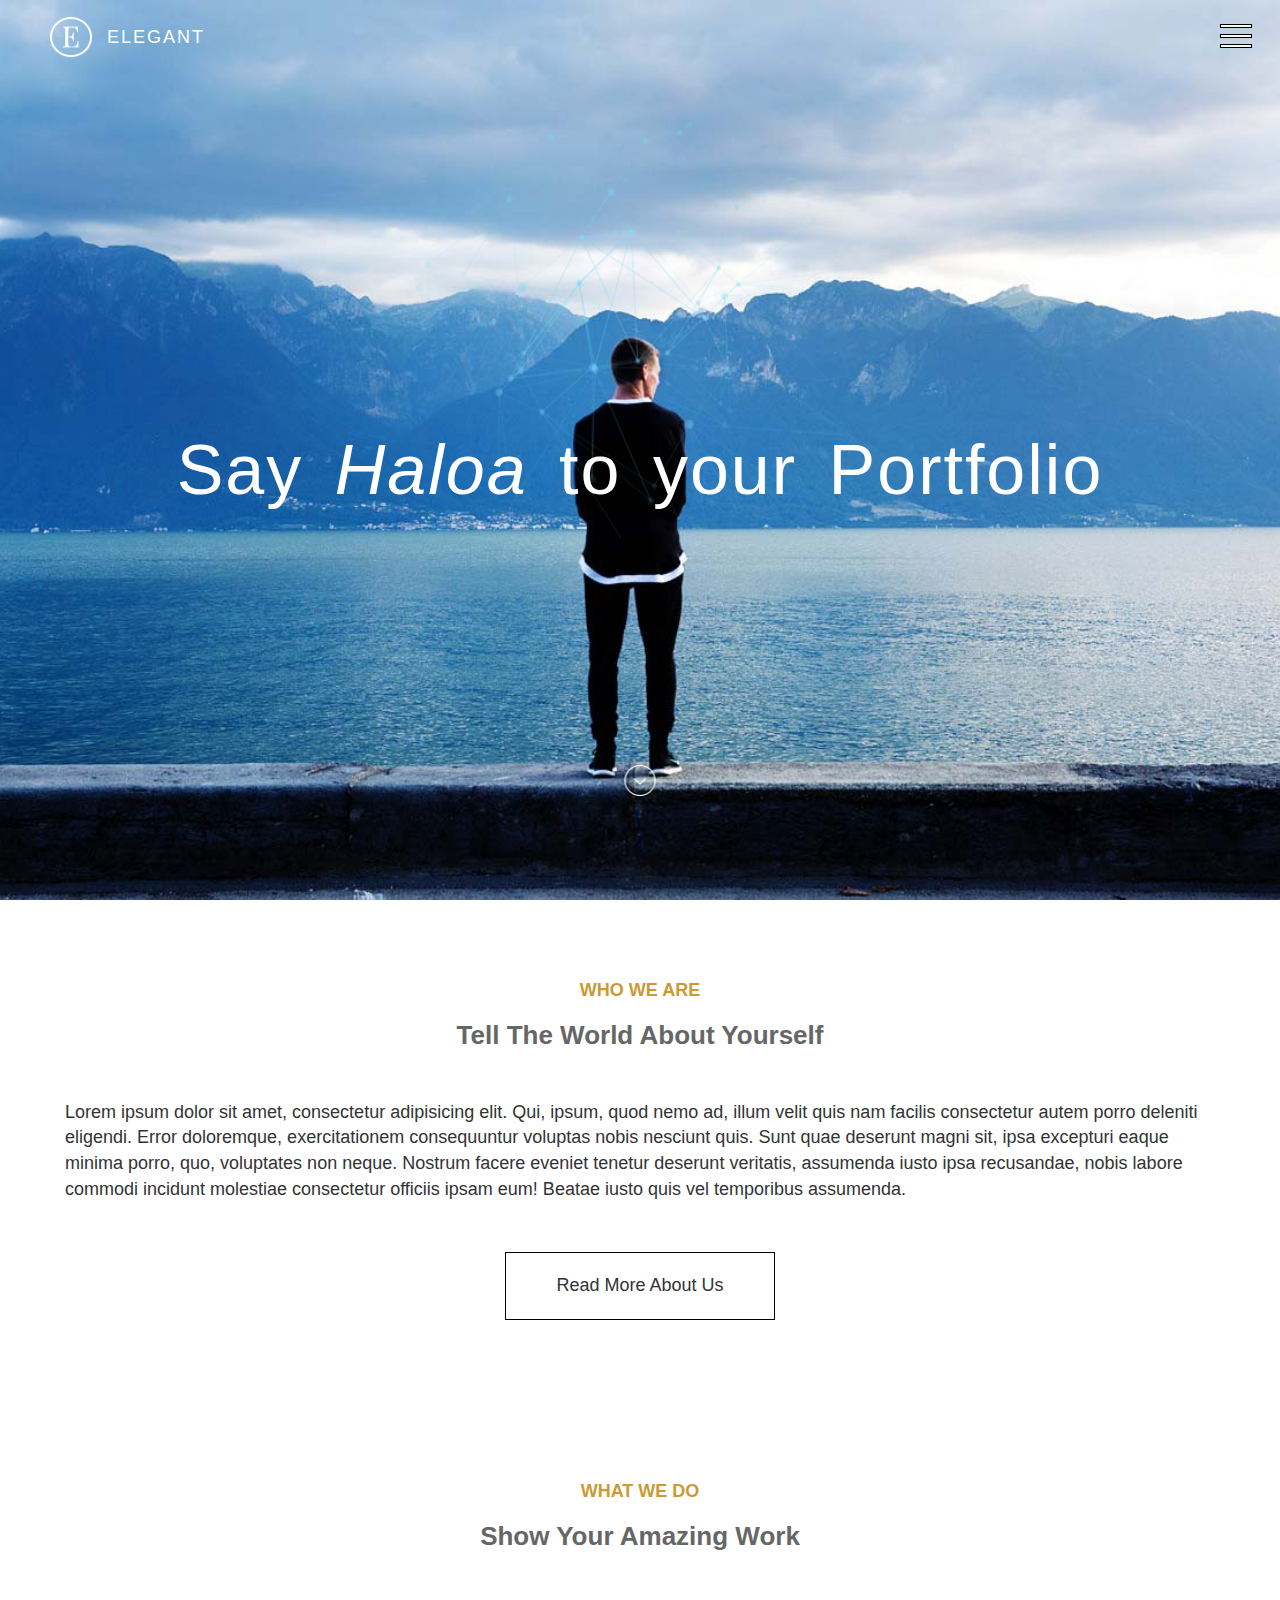
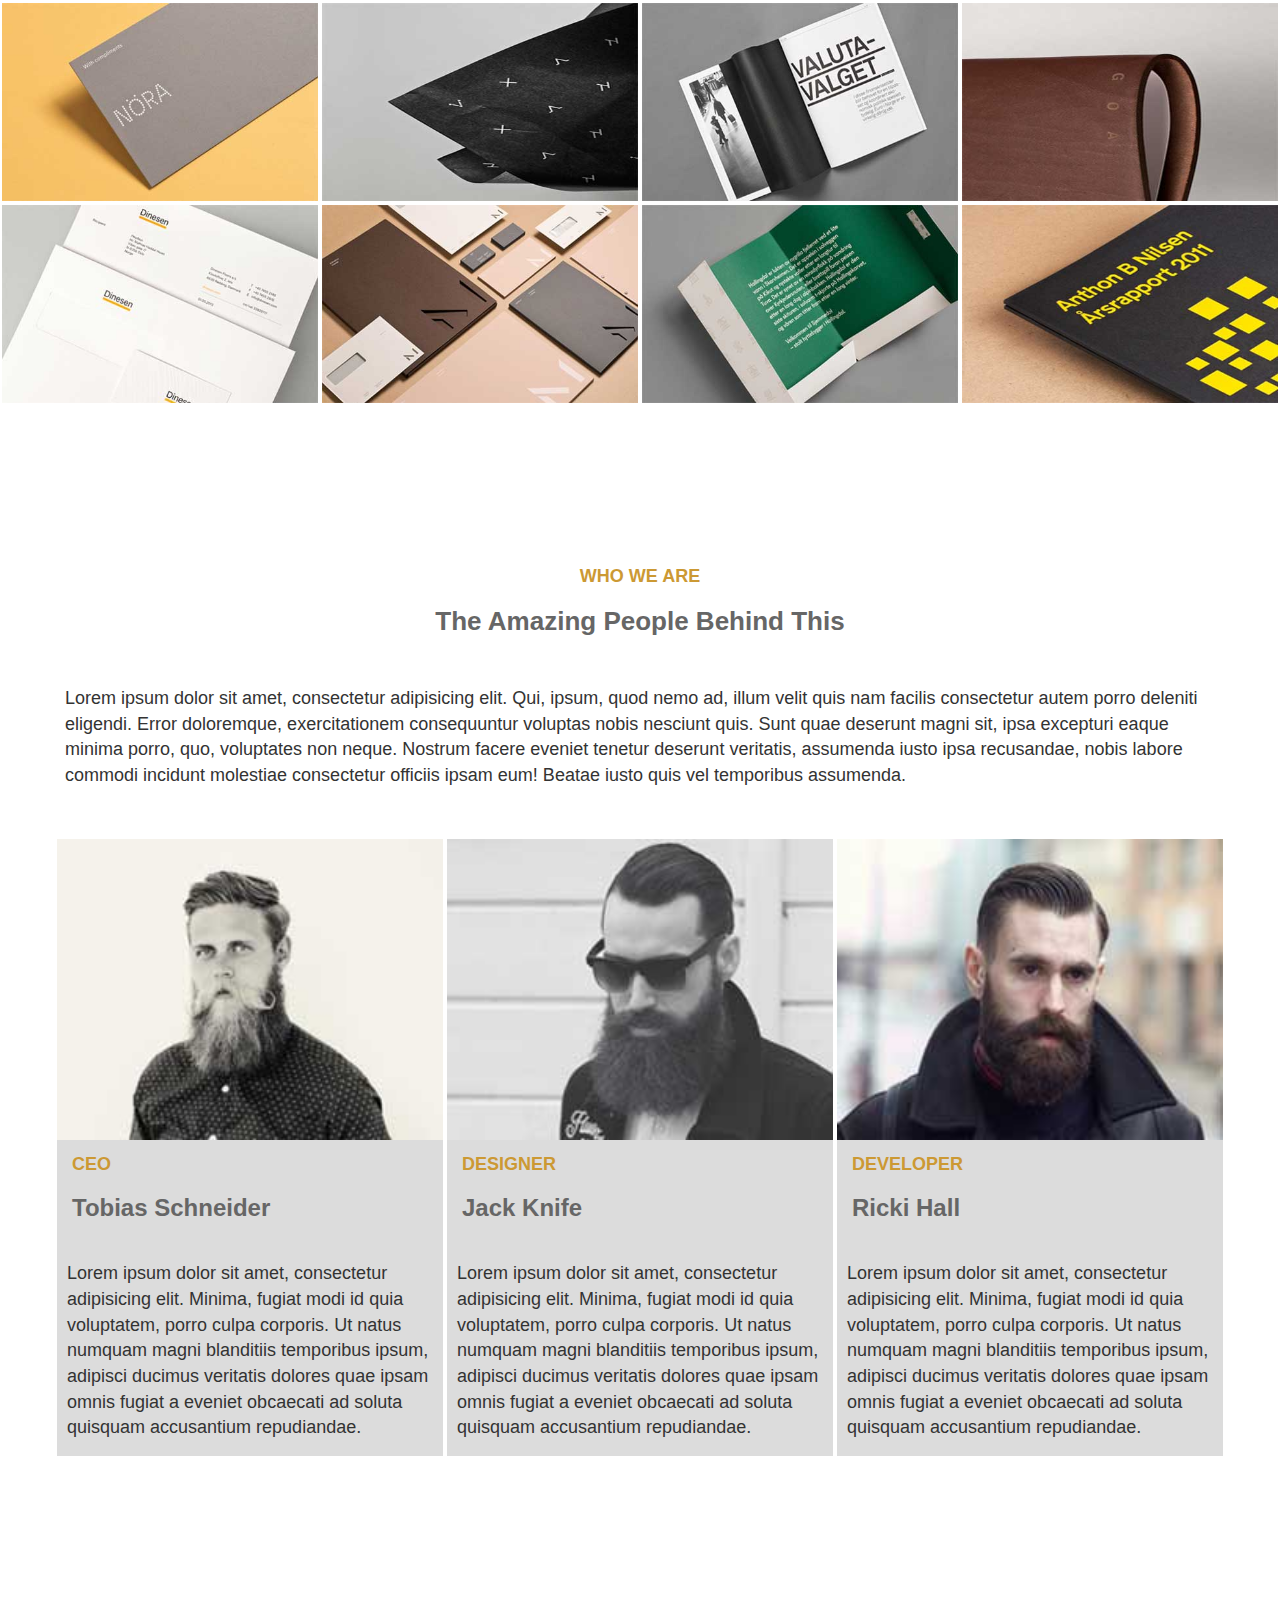
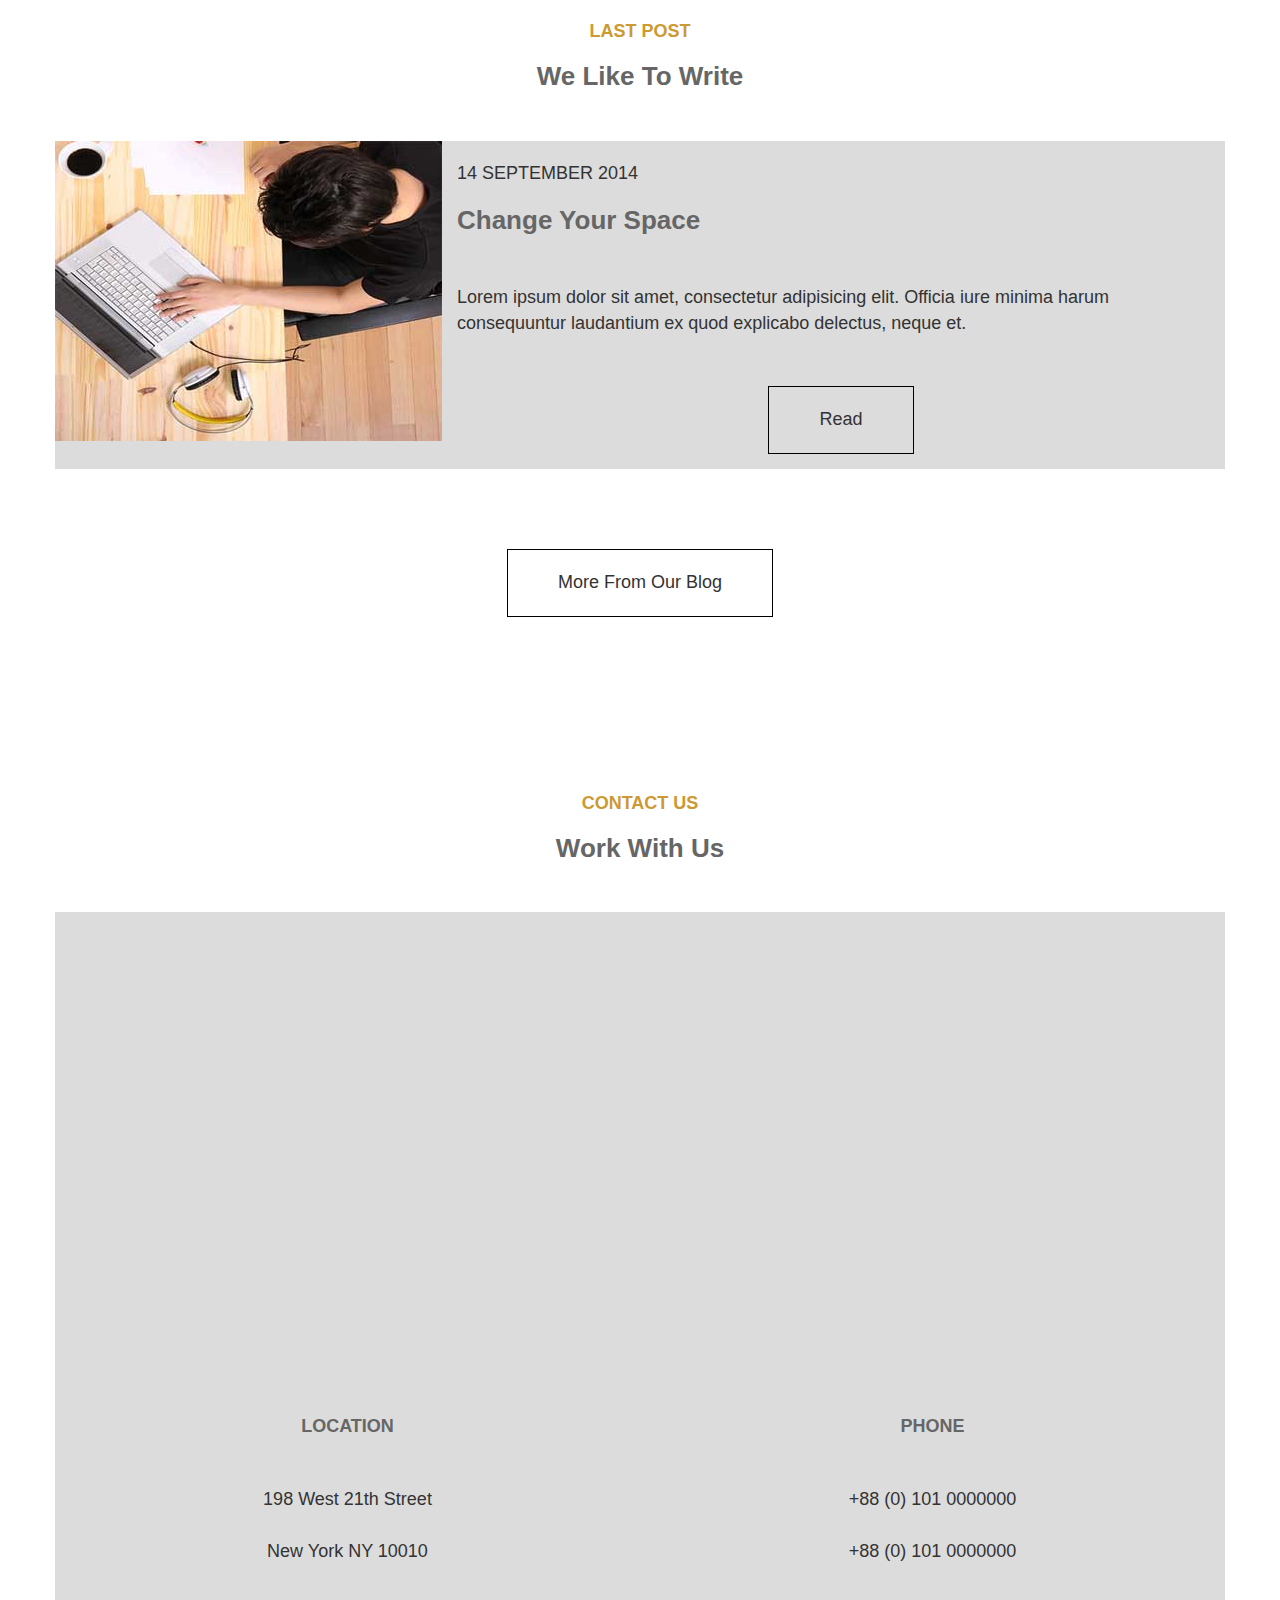
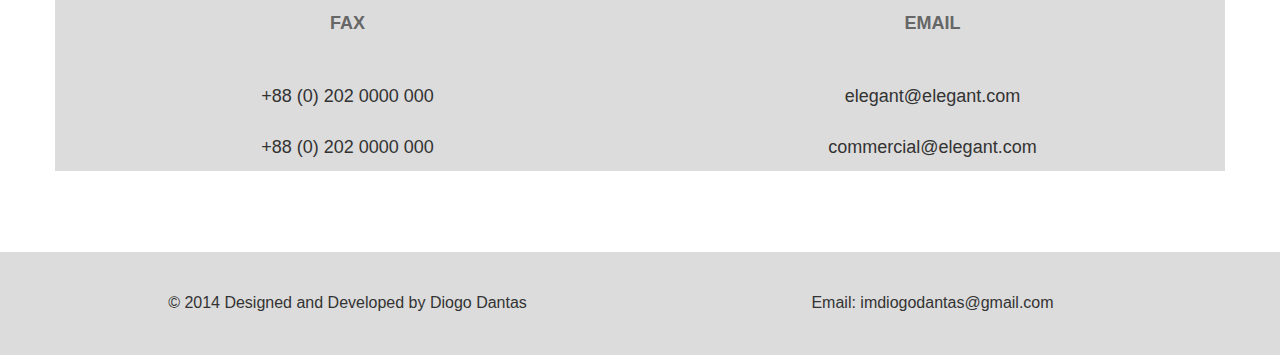
<file: index.html>
<!DOCTYPE html>
<html lang="en">
<head>
    <meta charset="utf-8">
    <meta http-equiv="X-UA-Compatible" content="IE=edge">
    <meta name="viewport" content="width=device-width, initial-scale=1">
    <!-- The above 3 meta tags *must* come first in the head; any other head content must come *after* these tags -->
    <title>Elegant версія 9</title>

    <!-- Bootstrap -->
    <link href="css/bootstrap.css" rel="stylesheet">
    <link href="css/mystyle.css" rel="stylesheet">
    <!-- HTML5 shim and Respond.js for IE8 support of HTML5 elements and media queries -->
    <!-- WARNING: Respond.js doesn't work if you view the page via file:// -->
    <!--[if lt IE 9]>
    <script src="https://oss.maxcdn.com/html5shiv/3.7.3/html5shiv.min.js"></script>
    <script src="https://oss.maxcdn.com/respond/1.4.2/respond.min.js"></script>
    <![endif]-->
</head>
<body>
    <header>
        <button type="button" class="menu-button">
            <span class="top-line line"></span>
            <span class="middle-line line"></span>
            <span class="bottom-line line"></span>
        </button>
        <nav>
            <ul>
                <li>
                    <a href="#" class="logo">elegant</a>
                </li>
                <li class="active">
                    <a href="#home">home</a>
                </li>
                <li>
                    <a href="ebout.html">about</a>
                </li>
                <li>
                    <a href="work.html">work</a>
                </li>
                <li>
                    <a href="project.html">project</a>
                </li>
                <li>
                    <a href="blog.html">blog</a>
                </li>
                <li>
                    <a href="contact.html">contact</a>
                </li>
            </ul>
        </nav>
    </header>
    <div class="container-fluid" id="home">
        <div class="row first-page">
            <div class="logo-container">
                <a href="#" class="logo">elegant</a>
            </div>
            <h3>
                Say <i>Haloa</i>
                to your Portfolio
            </h3>
            <a href="#nextPage" class="arrow-down"></a>
        </div>
    </div>
    <div class="container-fluid">
        <div class="row second-page" id="nextPage">
            <h4>who we are</h4>
            <div class="container">
                <div class="row">
                    <h3>tell the world about yourself</h3>
                    <p>
                        Lorem ipsum dolor sit amet, consectetur adipisicing elit. Qui, ipsum, quod nemo ad, illum velit quis nam facilis consectetur autem porro deleniti eligendi. Error doloremque, exercitationem consequuntur voluptas nobis nesciunt quis. Sunt quae deserunt magni sit, ipsa excepturi eaque minima porro, quo, voluptates non neque. Nostrum facere eveniet tenetur deserunt veritatis, assumenda iusto ipsa recusandae, nobis labore commodi incidunt molestiae consectetur officiis ipsam eum! Beatae iusto quis vel temporibus assumenda.
                    </p>
                    <a href="ebout.html">read more about us</a>
                </div>

            </div>

        </div>
    </div>
    <div class="container-fluid">
         <div class="row third-page">
            <h4>what we do</h4>
            <div class="container-fluid">
                <div class="row">
                    <h3>show your amazing work</h3>
                    <div class="col-xs-6 col-sm-6 col-md-4 col-lg-3 img-container">
                        <img src="img/img-work/img-work-1.jpg" alt="work"></div>
                    <div class="col-xs-6 col-sm-6 col-md-4 col-lg-3 img-container">
                        <img src="img/img-work/img-work-2.jpg" alt="work"></div>
                        
                    <div class="col-xs-6 col-sm-6 col-md-4 col-lg-3 img-container">
                        <img src="img/img-work/img-work-3.jpg" alt="work"></div>
                        <div class="clearfix visible-md"></div>
                    <div class="col-xs-6 col-sm-6 col-md-4  col-lg-3 img-container">
                        <img src="img/img-work/img-work-4.jpg" alt="work"></div>
                        <div class="clearfix visible-lg"></div>
                    <div class="col-xs-6 col-sm-6 col-md-4 col-lg-3 img-container">
                        <img src="img/img-work/img-work-5.jpg" alt="work"></div>
                    <div class="col-xs-6 col-sm-6 col-md-4 col-lg-3 img-container">
                        <img src="img/img-work/img-work-6.jpg" alt="work"></div>
                    <div class="col-xs-6 col-sm-6 col-md-4 hidden-md col-lg-3 img-container">
                        <img src="img/img-work/img-work-7.jpg" alt="work"></div>
                    <div class="col-xs-6 col-sm-6 col-md-4 hidden-md col-lg-3 img-container">
                        <img src="img/img-work/img-work-8.jpg" alt="work"></div>
                </div>

            </div>

        </div>
    </div>
    <div class="container-fluid">
        <div class="row fourth-page">
            <h4>who we are</h4>
            <div class="container">
                <div class="row">

                    <h3>the amazing people behind this</h3>
                    <p>
                        Lorem ipsum dolor sit amet, consectetur adipisicing elit. Qui, ipsum, quod nemo ad, illum velit quis nam facilis consectetur autem porro deleniti eligendi. Error doloremque, exercitationem consequuntur voluptas nobis nesciunt quis. Sunt quae deserunt magni sit, ipsa excepturi eaque minima porro, quo, voluptates non neque. Nostrum facere eveniet tenetur deserunt veritatis, assumenda iusto ipsa recusandae, nobis labore commodi incidunt molestiae consectetur officiis ipsam eum! Beatae iusto quis vel temporibus assumenda.
                    </p>

                    <div class="col-xs-12 col-sm-4 img-amazing-people-container">
                        <div class="people-container">
                            <img src="img/img-amazing-people/tobias_schneider.jpg" alt="Tobias Schneider">
                            <h4>ceo</h4>
                            <h5>tobias schneider</h5>
                            <p>
                                Lorem ipsum dolor sit amet, consectetur adipisicing elit. Minima, fugiat modi id quia voluptatem, porro culpa corporis. Ut natus numquam magni blanditiis temporibus ipsum, adipisci ducimus veritatis dolores quae ipsam omnis fugiat a eveniet obcaecati ad soluta quisquam accusantium repudiandae.
                            </p>
                            <div class="clearfix"></div>
                        </div>

                    </div>
                    <div class="col-xs-12 col-sm-4 img-amazing-people-container">
                        <div class="people-container">
                            <img src="img/img-amazing-people/jack_knife.jpg" alt="Jack Knife">
                            <h4>designer</h4>
                            <h5>jack knife</h5>
                            <p>
                                Lorem ipsum dolor sit amet, consectetur adipisicing elit. Minima, fugiat modi id quia voluptatem, porro culpa corporis. Ut natus numquam magni blanditiis temporibus ipsum, adipisci ducimus veritatis dolores quae ipsam omnis fugiat a eveniet obcaecati ad soluta quisquam accusantium repudiandae.
                            </p>
                            <div class="clearfix"></div>
                        </div>

                    </div>
                    <div class="col-xs-12 col-sm-4 img-amazing-people-container">
                        <div class="people-container">
                            <img src="img/img-amazing-people/ricki_hall.jpg" alt="Ricki Hall">
                            <h4>developer</h4>
                            <h5>ricki hall</h5>
                            <p>
                                Lorem ipsum dolor sit amet, consectetur adipisicing elit. Minima, fugiat modi id quia voluptatem, porro culpa corporis. Ut natus numquam magni blanditiis temporibus ipsum, adipisci ducimus veritatis dolores quae ipsam omnis fugiat a eveniet obcaecati ad soluta quisquam accusantium repudiandae.
                            </p>
                            <div class="clearfix"></div>
                        </div>

                    </div>
                </div>
            </div>
        </div>
    </div>
    <div class="container-fluid">
        <!--цей варіант на багато кращий потрібно переробляти-->
        <div class="row fifth-page">
            <h4>last post</h4>
            <div class="container">
                <div class="row">
                    <h3>we like to write</h3>
                    <div class="blog-container">
                        

                        <div class="col-xs-12 blog-text">
                            <img src="img/img-last-post.jpg" class="proba-img" alt="Change your space">
                            <p class="data">14 september 2014</p>
                            <h3>change your space</h3>
                            <p>
                                Lorem ipsum dolor sit amet, consectetur adipisicing elit. Officia iure minima harum consequuntur laudantium ex quod explicabo delectus, neque et.
                            </p>
                           <a href="blog.html">read</a>
                        </div>
                        <div class="clearfix"></div>
                    </div>
                </div>

                <a href="blog.html" class="more-from-blog">more from our blog</a>
            </div>

        </div> 
    </div>
    <div class="container-fluid">
        <div class="row sixth-page">
            <h4>contact us</h4>
            <div class="container">
                <div class="row">
                    <h3>work with us</h3>
                    <div class="main-contact-container">
                       <iframe src="https://www.google.com/maps/embed?pb=!1m18!1m12!1m3!1d3022.8733128966765!2d-73.99878838459414!3d40.74281307932855!2m3!1f0!2f0!3f0!3m2!1i1024!2i768!4f13.1!3m3!1m2!1s0x89c259bb5d001a8d%3A0xffb2ab85c5464ab2!2zMTk4IFcgMjFzdCBTdCwgTmV3IFlvcmssIE5ZIDEwMDExLCDQodCo0JA!5e0!3m2!1sru!2sua!4v1482912193670"  allowfullscreen></iframe>
                        <div class="col-xs-12 col-sm-6">
                            <div class="contact-container">
                                <h4>location</h4>
                                <p>198 west 21th street 
                                <br>
                                <br>
                                new york <span>ny</span> 10010</p>
                            </div>
                            <div class="contact-container">
                                <h4>fax</h4>
                                <p>
                                    <a href="tel:+88(0)2020000000">+88 (0) 202 0000 000</a>
                                    <br>
                                    <br>
                                    <a href="tel:+88(0)2020000000">+88 (0) 202 0000 000</a>
                                </p>
                            </div>
                        </div>
                        <div class="col-xs-12 col-sm-6">
                            <div class="contact-container">
                                <h4>phone</h4>
                                <p><a href="tel:+88(0)1010000000">+88 (0) 101 0000000</a>
                                <br>
                                <br>
                                    <a href="tel:+88(0)1010000000">+88 (0) 101 0000000</a>
                                </p>
                            </div>
                            <div class="contact-container">
                                <h4>email</h4>
                                <p>
                                    <a href="mailto:elegant@elegant.com?subject=HTML" class="text-lowercase">elegant@elegant.com</a>
                                    <br>
                                    <br>
                                     <a href="mailto:commercial@elegant.com?subject=HTML" class="text-lowercase"> commercial@elegant.com</a>
                                    
                                </p>
                            </div>
                        </div>
                        <div class="clearfix"></div>
                        
                    </div>
                </div>
            </div>
        </div>  
    </div>  
       
      
        
    
    <footer class="container-fluid">
        <div class="row">
            <div class="container">
                <div class="row">
                   <div class="col-xs-12 col-sm-6">
                        <span>© 2014 Designed and Developed by Diogo Dantas</span>
                   </div>
                   <div class="col-xs-12 col-sm-6">
                        <a href="mailto:imdiogodantas@gmail.com?subject=HTML">Email: imdiogodantas@gmail.com
                        </a>

                   </div>
                </div>
            </div>
        </div>
    </footer>

    <!-- jQuery (necessary for Bootstrap's JavaScript plugins) -->
    <script src="https://ajax.googleapis.com/ajax/libs/jquery/1.12.4/jquery.min.js"></script>
    <!-- Include all compiled plugins (below), or include individual files as needed -->
    <script src="js/bootstrap.js"></script>
    <script>
                    
        var menuButton=document.querySelector("header .menu-button");
        var header=document.querySelector("header");
        var nav=document.querySelector("nav");
            menuButton.addEventListener("click",function(){
                    menuButton.classList.toggle("menu-button-open");
                    header.classList.toggle("header-open");
                     nav.classList.toggle("nav-open");  
            })
        var listMenuItems=document.querySelectorAll("nav ul li:not( :first-child)");
                
            for(var i=0;i<listMenuItems.length;i++){
                listMenuItems[i].addEventListener("click",function(){
                    menuButton.classList.toggle("menu-button-open");
                    header.classList.toggle("header-open");
                     nav.classList.toggle("nav-open");  
                    })
                }
        var body=document.querySelector("body");
        var headerWidth=window.getComputedStyle(header);
            

            body.addEventListener("click",function()

                {
                if(headerWidth.width==300+"px" || headerWidth.width==200+"px"){
                    menuButton.classList.remove("menu-button-open");
                    header.classList.remove("header-open");
                     nav.classList.remove("nav-open"); 
                     } 
            })
            
    </script>
</body>
</html>
</file>
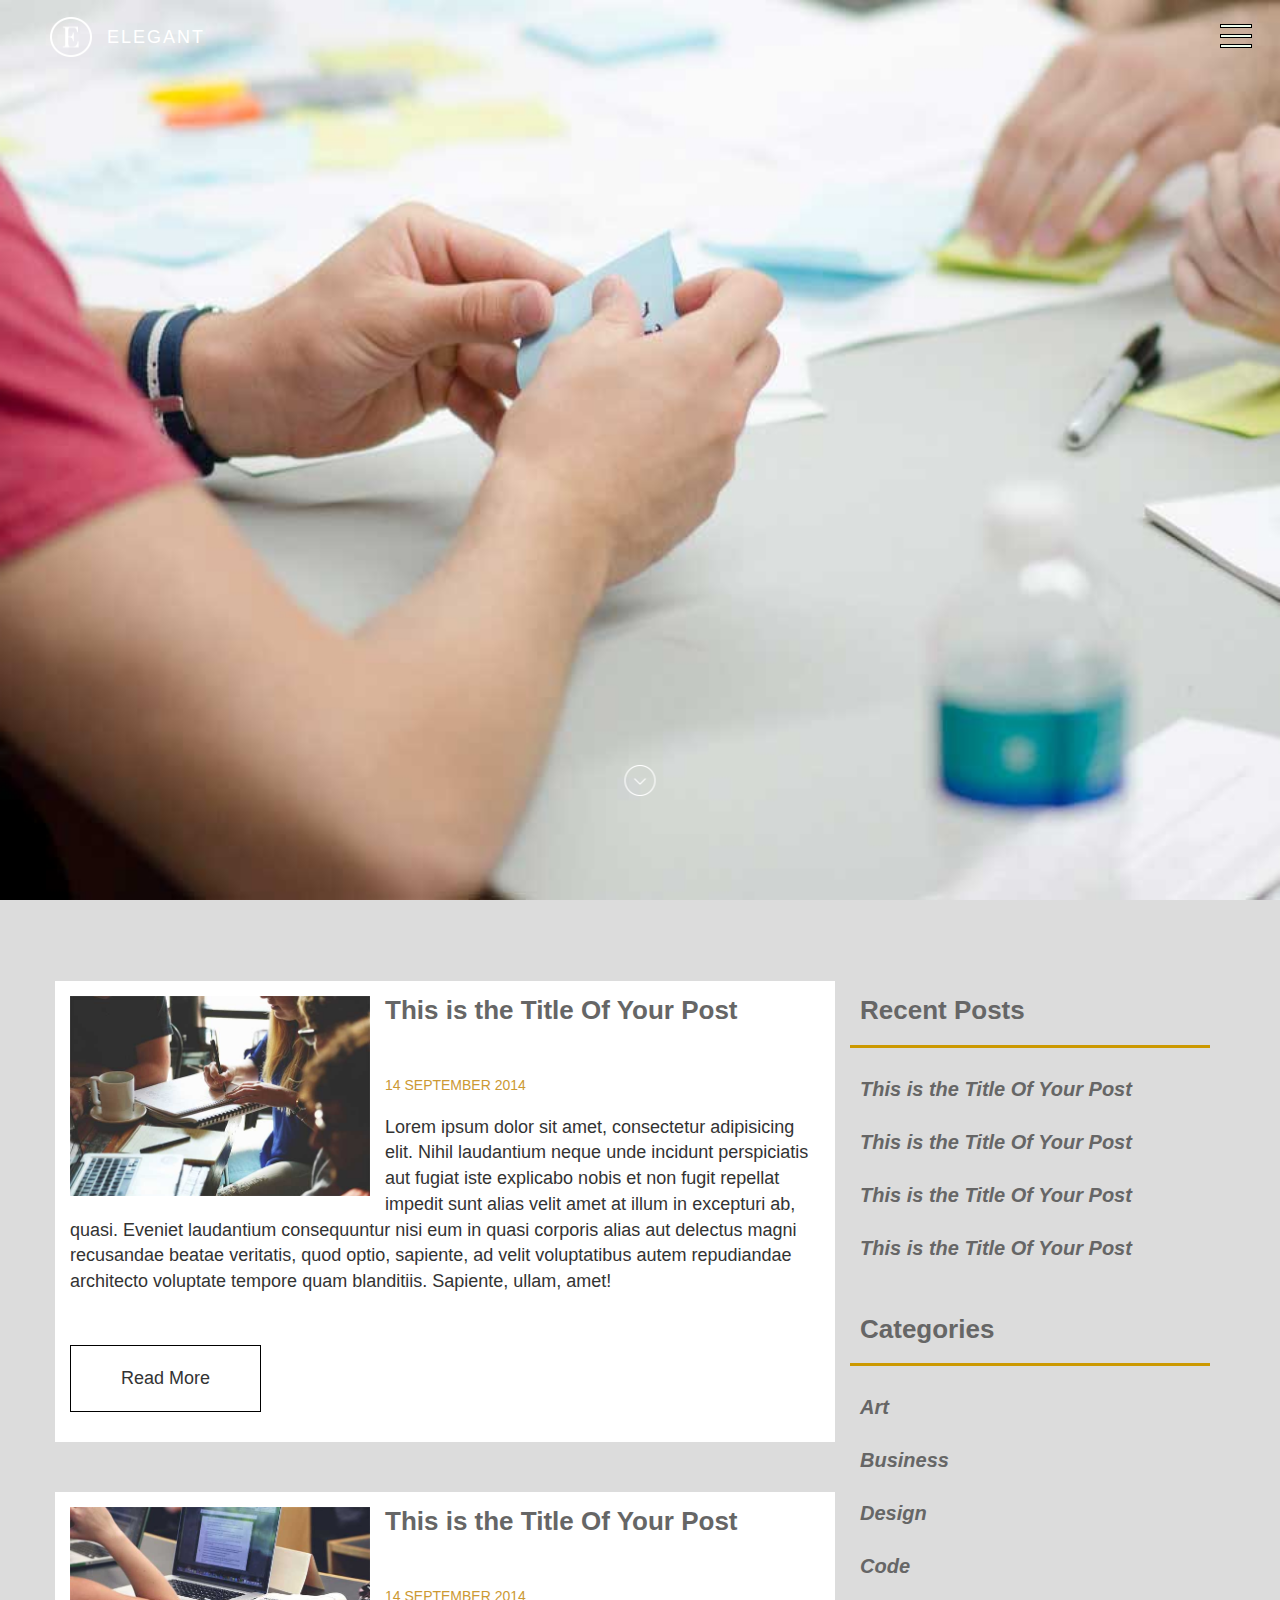
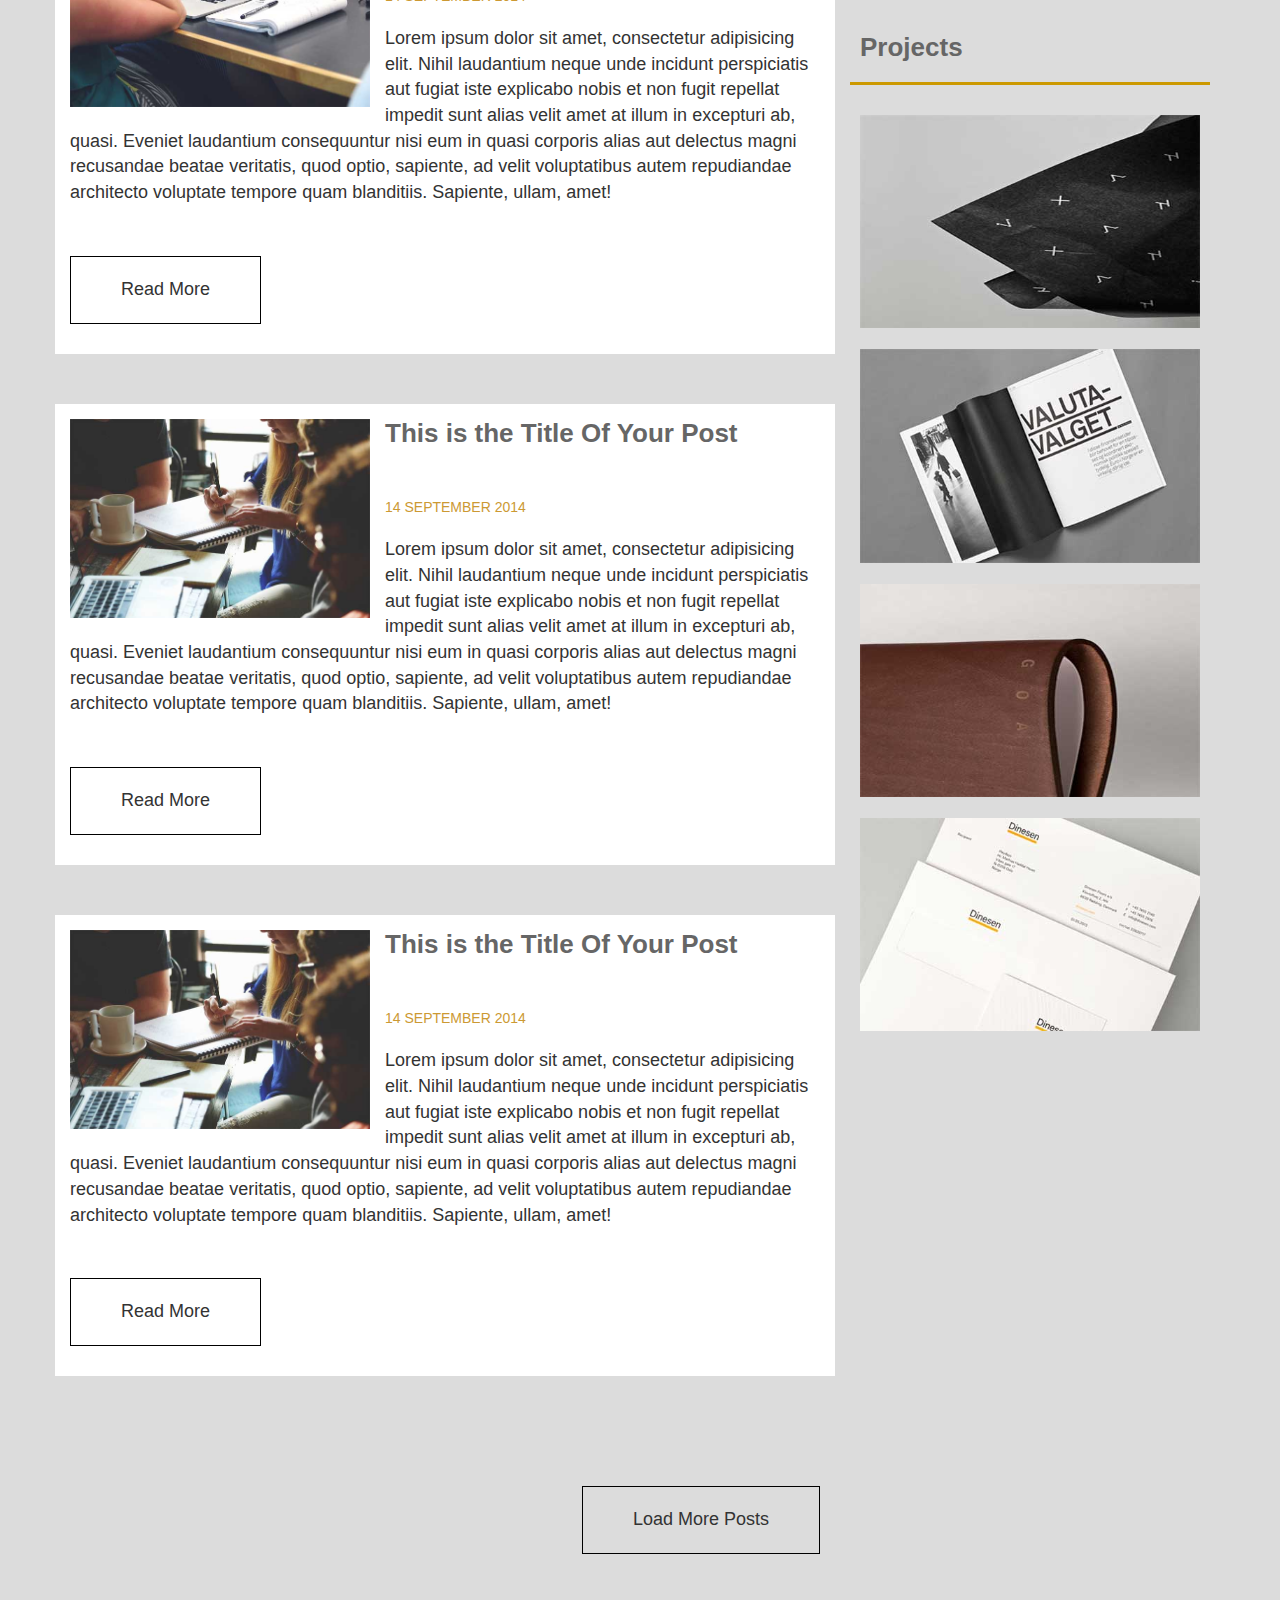
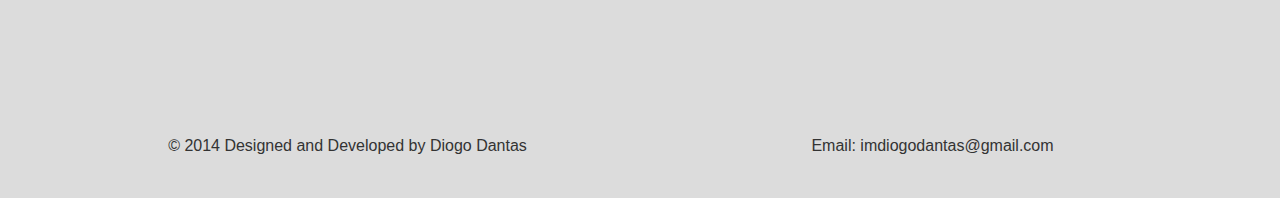
<file: blog.html>
<!DOCTYPE html>
<html lang="en">
<head>
    <meta charset="utf-8">
    <meta http-equiv="X-UA-Compatible" content="IE=edge">
    <meta name="viewport" content="width=device-width, initial-scale=1">
    <!-- The above 3 meta tags *must* come first in the head; any other head content must come *after* these tags -->
    <title>BLOG</title>

    <!-- Bootstrap -->
    <link href="css/bootstrap.css" rel="stylesheet">
    <link href="css/blogstyle.css" rel="stylesheet">
    <!-- HTML5 shim and Respond.js for IE8 support of HTML5 elements and media queries -->
    <!-- WARNING: Respond.js doesn't work if you view the page via file:// -->
    <!--[if lt IE 9]>
    <script src="https://oss.maxcdn.com/html5shiv/3.7.3/html5shiv.min.js"></script>
    <script src="https://oss.maxcdn.com/respond/1.4.2/respond.min.js"></script>
    <![endif]-->
</head>
<body>
    <header>
        <button type="button" class="menu-button">
            <span class="top-line line"></span>
            <span class="middle-line line"></span>
            <span class="bottom-line line"></span>
        </button>
        <nav>
            <ul>
                <li>
                    <a href="#" class="logo">elegant</a>
                </li>
                <li >
                    <a href="index.html">home</a>
                </li>
                <li>
                    <a href="ebout.html">about</a>
                </li>
                <li>
                    <a href="work.html">work</a>
                </li>
                <li>
                    <a href="project.html">project</a>
                </li>
                <li class="active">
                    <a href="#home">blog</a>
                </li>
                <li>
                    <a href="contact.html">contact</a>
                </li>
            </ul>
        </nav>
    </header>
    <div class="container-fluid" id="home">
        <div class="row first-page">
            <div class="logo-container">
                <a href="#" class="logo">elegant</a>
            </div>
            <a href="#nextPage" class="arrow-down"></a>
        </div>
    </div>
    <div class="container-fluid">
        <div class="row second-block" id="nextPage">
            <div class="container">
                <div class="row">
                    <div class="col-sm-8 container-main-post">
                        <div class="container-post">
                            <img src="img/img-blog/img-post-1.jpg" alt="">
                            <h3>
                                This is the
                                <span>title of your post</span>
                            </h3>
                            <p class="data">14 september 2014</p>
                            <p class="content">
                                Lorem ipsum dolor sit amet, consectetur adipisicing elit. Nihil laudantium neque unde incidunt perspiciatis aut fugiat iste explicabo nobis et non fugit repellat impedit sunt alias velit amet at illum in excepturi ab, quasi. Eveniet laudantium consequuntur nisi eum in quasi corporis alias aut delectus magni recusandae beatae veritatis, quod optio, sapiente, ad velit voluptatibus autem repudiandae architecto voluptate tempore quam blanditiis. Sapiente, ullam, amet!
                            </p>
                            <a href="#">read more</a>
                        </div>

                        <div class="container-post">
                            <img src="img/img-blog/img-post-2.jpg" alt="">
                            <h3>
                                This is the
                                <span>title of your post</span>
                            </h3>
                            <p class="data">14 september 2014</p>
                            <p class="content">
                                Lorem ipsum dolor sit amet, consectetur adipisicing elit. Nihil laudantium neque unde incidunt perspiciatis aut fugiat iste explicabo nobis et non fugit repellat impedit sunt alias velit amet at illum in excepturi ab, quasi. Eveniet laudantium consequuntur nisi eum in quasi corporis alias aut delectus magni recusandae beatae veritatis, quod optio, sapiente, ad velit voluptatibus autem repudiandae architecto voluptate tempore quam blanditiis. Sapiente, ullam, amet!
                            </p>
                            <a href="#">read more</a>
                        </div>
                        <div class="container-post">
                            <img src="img/img-blog/img-post-1.jpg" alt="">
                            <h3>
                                This is the
                                <span>title of your post</span>
                            </h3>
                            <p class="data">14 september 2014</p>
                            <p class="content">
                                Lorem ipsum dolor sit amet, consectetur adipisicing elit. Nihil laudantium neque unde incidunt perspiciatis aut fugiat iste explicabo nobis et non fugit repellat impedit sunt alias velit amet at illum in excepturi ab, quasi. Eveniet laudantium consequuntur nisi eum in quasi corporis alias aut delectus magni recusandae beatae veritatis, quod optio, sapiente, ad velit voluptatibus autem repudiandae architecto voluptate tempore quam blanditiis. Sapiente, ullam, amet!
                            </p>
                            <a href="#">read more</a>
                        </div>
                        <div class="container-post">
                            <img src="img/img-blog/img-post-1.jpg" alt="">
                            <h3>
                                This is the
                                <span>title of your post</span>
                            </h3>
                            <p class="data">14 september 2014</p>
                            <p class="content">
                                Lorem ipsum dolor sit amet, consectetur adipisicing elit. Nihil laudantium neque unde incidunt perspiciatis aut fugiat iste explicabo nobis et non fugit repellat impedit sunt alias velit amet at illum in excepturi ab, quasi. Eveniet laudantium consequuntur nisi eum in quasi corporis alias aut delectus magni recusandae beatae veritatis, quod optio, sapiente, ad velit voluptatibus autem repudiandae architecto voluptate tempore quam blanditiis. Sapiente, ullam, amet!
                            </p>
                            <a href="#">read more</a>
                        </div>
                        <a href="#">load more posts</a>
                    </div>
                    <div class="col-sm-4 container-main-filter">
                        <div class="container-filter">

                            <ul>
                                <li>
                                    <h3>recent posts</h3>
                                </li>
                                <li>
                                    <a href="#">
                                        <h4>
                                            This is the
                                            <span>title of your post</span>
                                        </h4>
                                    </a>
                                </li>
                                <li>
                                    <a href="#">
                                        <h4>
                                            This is the
                                            <span>title of your post</span>
                                        </h4>
                                    </a>
                                </li>
                                <li>
                                    <a href="#">
                                        <h4>
                                            This is the
                                            <span>title of your post</span>
                                        </h4>
                                    </a>
                                </li>
                                <li>
                                    <a href="#">
                                        <h4>
                                            This is the
                                            <span>title of your post</span>
                                        </h4>
                                    </a>
                                </li>
                            </ul>
                        </div>

                        <div class="container-filter">

                            <ul>
                                <li>
                                    <h3>categories</h3>
                                </li>
                                <li>
                                    <a href="#">
                                        <h4>Art</h4>
                                    </a>
                                </li>
                                <li>
                                    <a href="#">
                                        <h4>Business</h4>
                                    </a>
                                </li>
                                <li>
                                    <a href="#">
                                        <h4>Design</h4>
                                    </a>
                                </li>
                                <li>
                                    <a href="#">
                                        <h4>Code</h4>
                                    </a>
                                </li>
                            </ul>
                        </div>
                        <div class="container-filter">

                            <ul>
                                <li>
                                    <h3>projects</h3>
                                </li>
                                <li>
                                    <a href="#">
                                        <img src="img/img-work/img-work-2.jpg" alt="work"></a>
                                </li>
                                <li>
                                    <a href="#">
                                        <img src="img/img-work/img-work-3.jpg" alt="work"></a>
                                </li>
                                <li>
                                    <a href="#">
                                        <img src="img/img-work/img-work-4.jpg" alt="work"></a>
                                </li>
                                <li>
                                    <a href="#">
                                        <img src="img/img-work/img-work-5.jpg" alt="work"></a>
                                </li>
                            </ul>
                        </div>

                    </div>
                </div>

            </div>
        </div>
    </div>

    <footer class="container-fluid">
        <div class="row">
            <div class="container">
                <div class="row">
                    <div class="col-xs-12 col-sm-6">
                        <span>© 2014 Designed and Developed by Diogo Dantas</span>
                    </div>
                    <div class="col-xs-12 col-sm-6">
                        <a href="mailto:imdiogodantas@gmail.com?subject=HTML">Email: imdiogodantas@gmail.com</a>

                    </div>
                </div>
            </div>
        </div>
    </footer>

    <!-- jQuery (necessary for Bootstrap's JavaScript plugins) -->
    <script src="https://ajax.googleapis.com/ajax/libs/jquery/1.12.4/jquery.min.js"></script>
    <!-- Include all compiled plugins (below), or include individual files as needed -->
    <script src="js/bootstrap.js"></script>
    <script>
        var menuButton=document.querySelector("header .menu-button");
        var header=document.querySelector("header");
        var nav=document.querySelector("nav");
            menuButton.addEventListener("click",function(){
                    menuButton.classList.toggle("menu-button-open");
                    header.classList.toggle("header-open");
                     nav.classList.toggle("nav-open");  
            })
        var listMenuItems=document.querySelectorAll("nav ul li:not( :first-child)");
                
            for(var i=0;i<listMenuItems.length;i++){
                listMenuItems[i].addEventListener("click",function(){
                    menuButton.classList.toggle("menu-button-open");
                    header.classList.toggle("header-open");
                     nav.classList.toggle("nav-open");  
                    })
                }
        var body=document.querySelector("body");
        var headerWidth=window.getComputedStyle(header);
            

            body.addEventListener("click",function()

                {
                if(headerWidth.width==300+"px" || headerWidth.width==200+"px"){
                    menuButton.classList.remove("menu-button-open");
                    header.classList.remove("header-open");
                     nav.classList.remove("nav-open"); 
                     } 
            })
    </script>
</body>
</html>
</file>
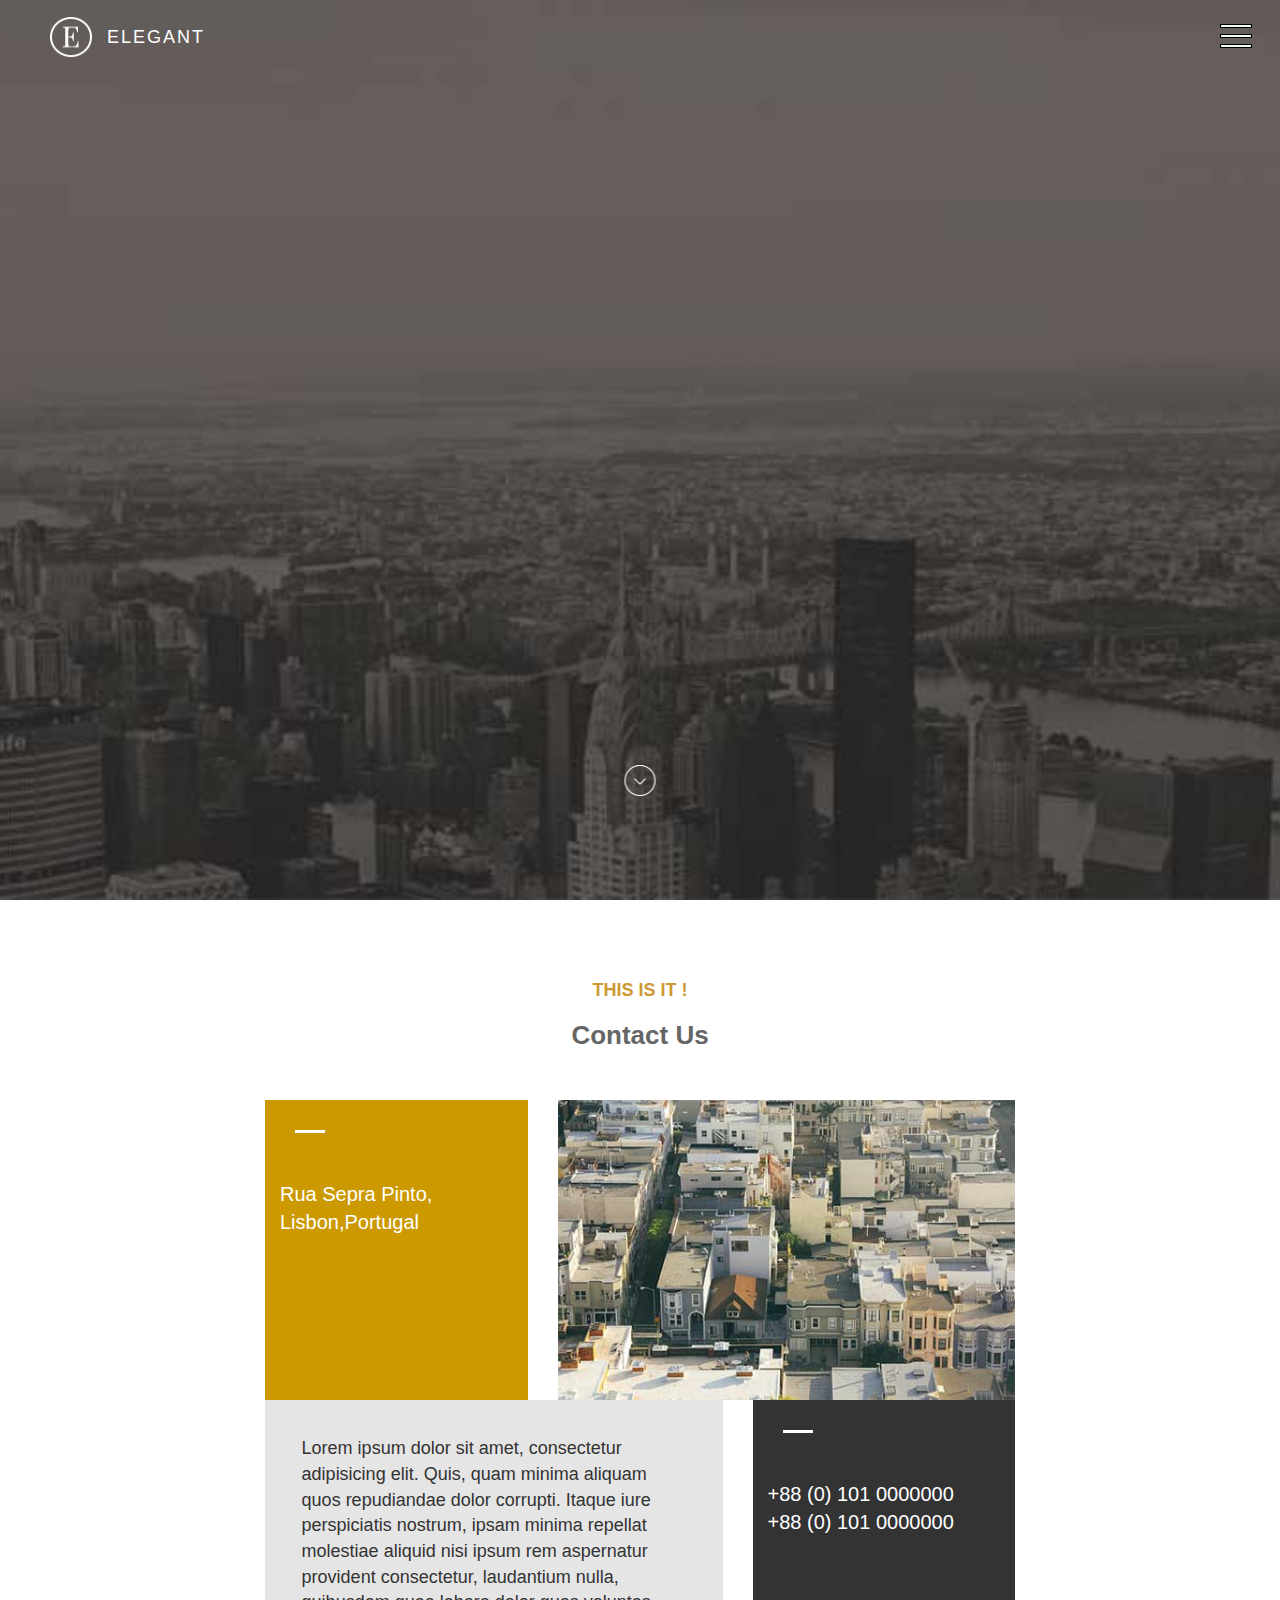
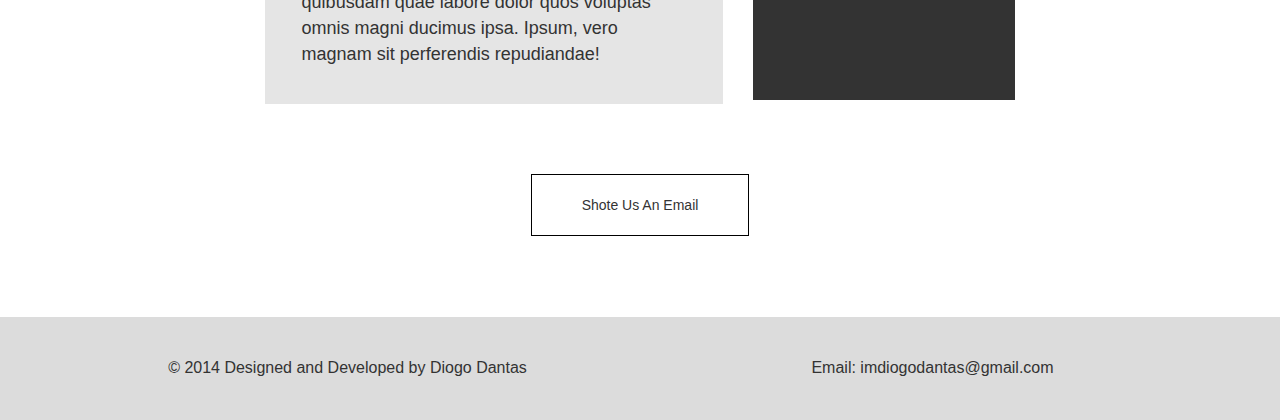
<file: contact.html>
<!DOCTYPE html>
<html lang="en">
<head>
    <meta charset="utf-8">
    <meta http-equiv="X-UA-Compatible" content="IE=edge">
    <meta name="viewport" content="width=device-width, initial-scale=1">
    <!-- The above 3 meta tags *must* come first in the head; any other head content must come *after* these tags -->
    <title>CONTACT</title>

    <!-- Bootstrap -->
    <link href="css/bootstrap.css" rel="stylesheet">
    <link href="css/contactstyle.css" rel="stylesheet">
    <!-- HTML5 shim and Respond.js for IE8 support of HTML5 elements and media queries -->
    <!-- WARNING: Respond.js doesn't work if you view the page via file:// -->
    <!--[if lt IE 9]>
    <script src="https://oss.maxcdn.com/html5shiv/3.7.3/html5shiv.min.js"></script>
    <script src="https://oss.maxcdn.com/respond/1.4.2/respond.min.js"></script>
    <![endif]-->
</head>
<body>
    <header>
        <button type="button" class="menu-button">
            <span class="top-line line"></span>
            <span class="middle-line line"></span>
            <span class="bottom-line line"></span>
        </button>
        <nav>
            <ul>
                <li>
                    <a href="#" class="logo">elegant</a>
                </li>
                <li>
                    <a href="index.html">home</a>
                </li>
                <li>
                    <a href="ebout.html">about</a>
                </li>
                <li>
                    <a href="work.html">work</a>
                </li>
                <li>
                    <a href="project.html">project</a>
                </li>
                <li>
                    <a href="blog.html">blog</a>
                </li>
                <li class="active">
                    <a href="#home">contact</a>
                </li>
            </ul>
        </nav>
    </header>
    <div class="container-fluid" id="home">
        <div class="row first-page">
            <div class="logo-container">
                <a href="#" class="logo">elegant</a>
            </div>
            <a href="#nextPage" class="arrow-down"></a>
        </div>
    </div>
    <div class="container-fluid">
        <div class="row second-block" id="nextPage">
            <div class="container">
                <div class="row">
                    <h4>this is it !</h4>
                    <h3>contact us</h3>
                </div>
                <div class="row container-contact">
                    <div class="col-sm-4 col-lg-3 col-lg-offset-2">
                        <div class="container-color-first">
                            <div class="horizontal-line"></div>
                            <p>rua sepra pinto,<br>
                            lisbon,portugal</p>
                        </div>
                    </div>
                    <div class="col-sm-8 col-lg-5">
                        
                            <div class="container-img-lisbon">
                                <img src="img/img-contact-us.jpg" alt="lisbon">
                            </div>
                        
                    </div>
                    
                </div>
                
                <div class="row container-contact">
                    <div class="col-sm-8 col-lg-5 col-lg-offset-2 ">
                        <p class="text-contact">Lorem ipsum dolor sit amet, consectetur adipisicing elit. Quis, quam minima aliquam quos repudiandae dolor corrupti. Itaque iure perspiciatis nostrum, ipsam minima repellat molestiae aliquid nisi ipsum rem aspernatur provident consectetur, laudantium nulla, quibusdam quae labore dolor quos voluptas omnis magni ducimus ipsa. Ipsum, vero magnam sit perferendis repudiandae!</p>
                    </div>
                    <div class="col-sm-4 col-lg-3 container-height">
                        <div class="container-color-second">
                            <div class="horizontal-line"></div>
                            <p><a href="tel:+88(0)1010000000">+88 (0) 101 0000000</a><br>
                            <a href="tel:+88(0)1010000000">+88 (0) 101 0000000</a>
                            </p>
                        </div>
                    </div>
                    
                    
                    
                </div>
                <a href="mailto:commercial@elegant.com?subject=HTML" class="text-lowercase"> Shote us an Email</a>
            </div>
        </div>
    </div>
        
    
        
    <footer class="container-fluid">
        <div class="row">
            <div class="container">
                <div class="row">
                   <div class="col-xs-12 col-sm-6">
                        <span>© 2014 Designed and Developed by Diogo Dantas</span>
                   </div>
                   <div class="col-xs-12 col-sm-6">
                        <a href="mailto:imdiogodantas@gmail.com?subject=HTML">Email: imdiogodantas@gmail.com
                        </a>

                   </div>
                </div>
            </div>
        </div>
    </footer>

    <!-- jQuery (necessary for Bootstrap's JavaScript plugins) -->
    <script src="https://ajax.googleapis.com/ajax/libs/jquery/1.12.4/jquery.min.js"></script>
    <!-- Include all compiled plugins (below), or include individual files as needed -->
    <script src="js/bootstrap.js"></script>
    <script>
        var menuButton=document.querySelector("header .menu-button");
        var header=document.querySelector("header");
        var nav=document.querySelector("nav");
            menuButton.addEventListener("click",function(){
                    menuButton.classList.toggle("menu-button-open");
                    header.classList.toggle("header-open");
                     nav.classList.toggle("nav-open");  
            })
        var listMenuItems=document.querySelectorAll("nav ul li:not( :first-child)");
                
            for(var i=0;i<listMenuItems.length;i++){
                listMenuItems[i].addEventListener("click",function(){
                    menuButton.classList.toggle("menu-button-open");
                    header.classList.toggle("header-open");
                     nav.classList.toggle("nav-open");  
                    })
                }
        var body=document.querySelector("body");
        var headerWidth=window.getComputedStyle(header);
            

            body.addEventListener("click",function()

                {
                if(headerWidth.width==300+"px" || headerWidth.width==200+"px"){
                    menuButton.classList.remove("menu-button-open");
                    header.classList.remove("header-open");
                     nav.classList.remove("nav-open"); 
                     } 
            })
    </script>
</body>
</html>
</file>
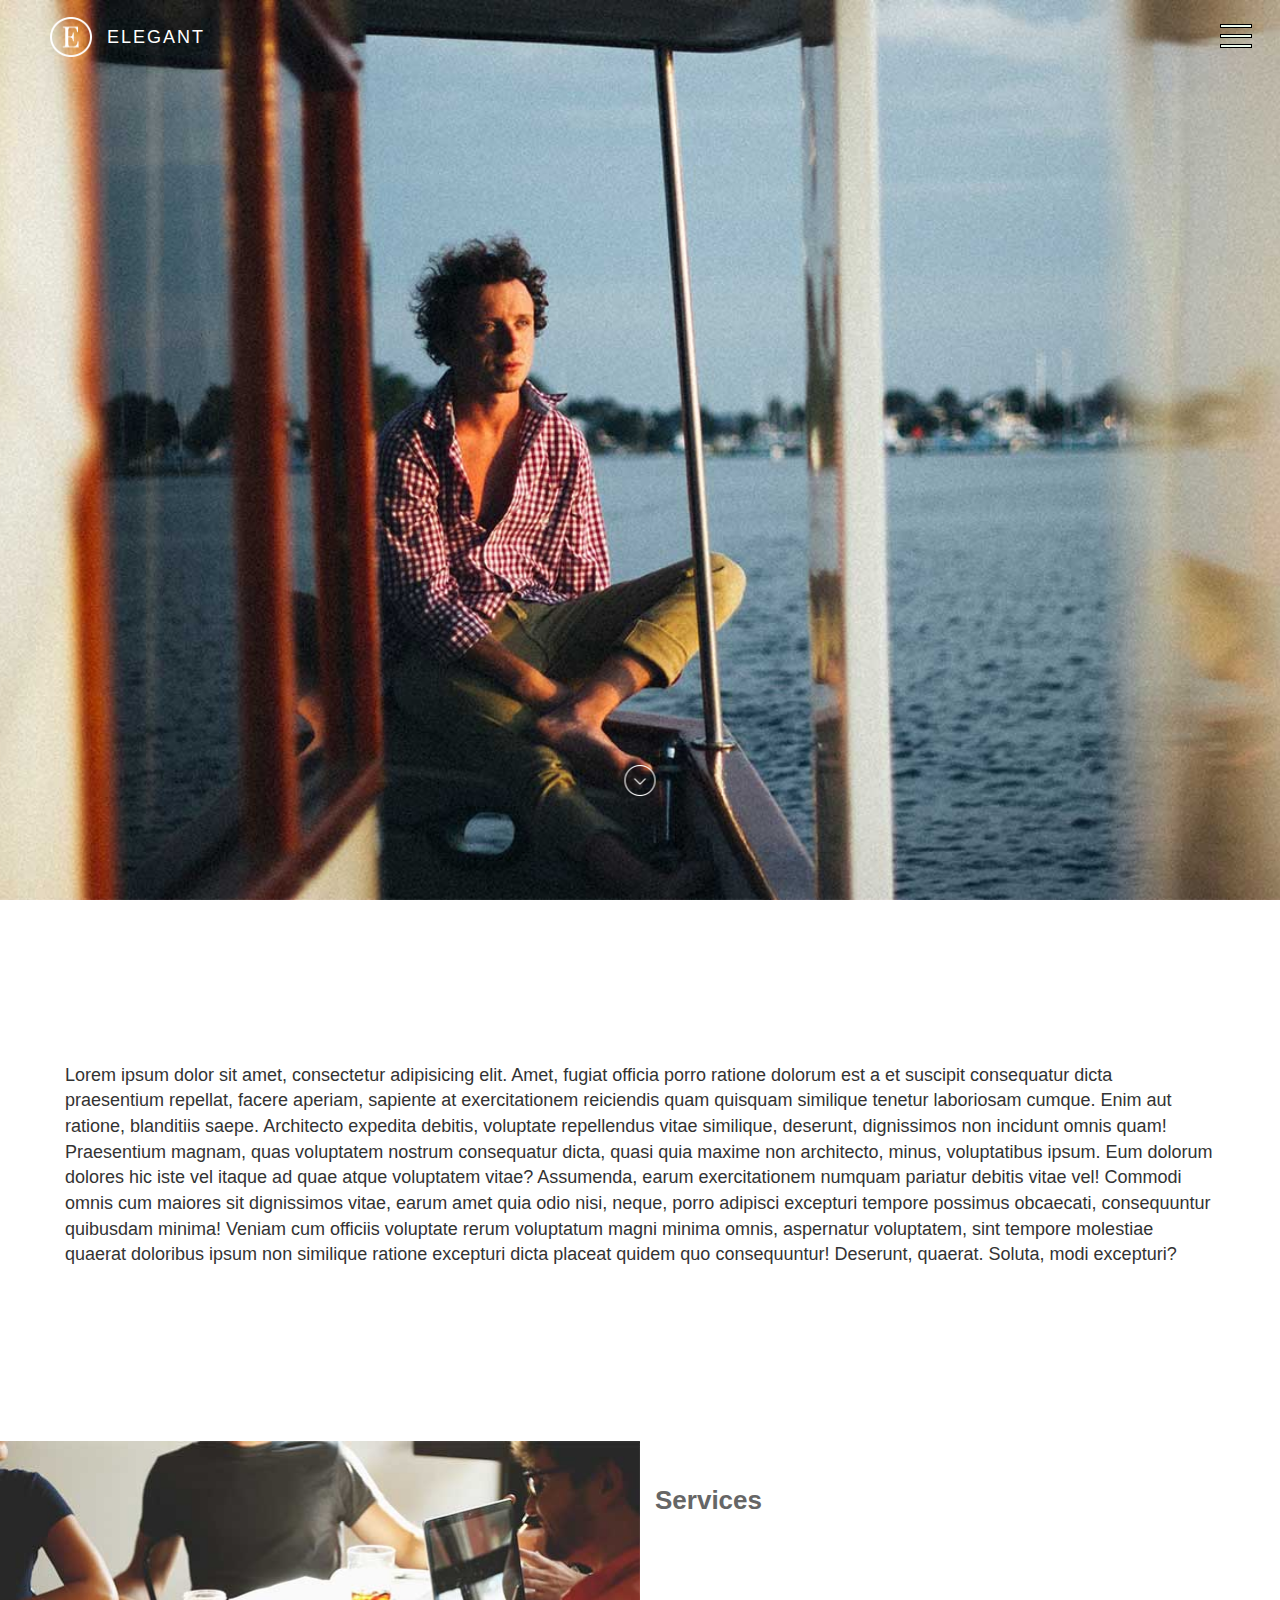
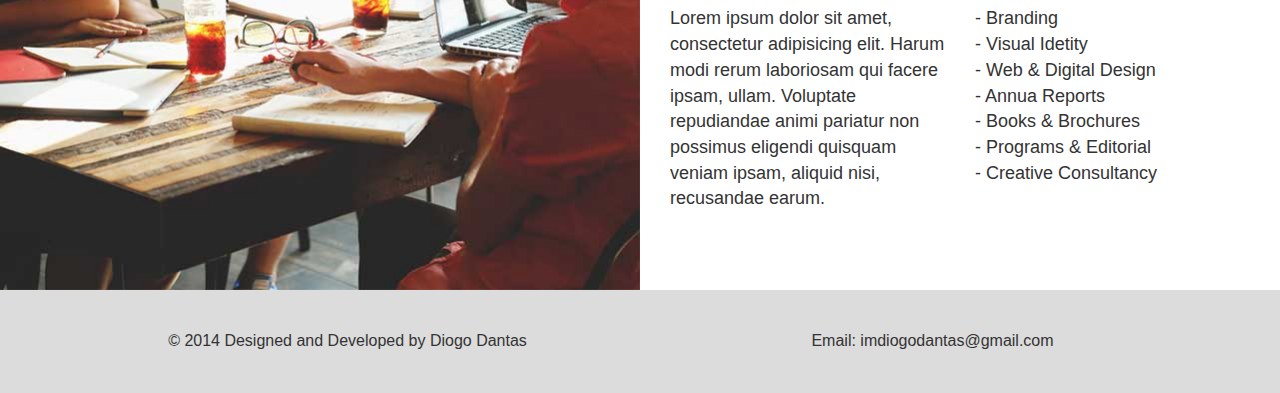
<file: ebout.html>
<!DOCTYPE html>
<html lang="en">
<head>
    <meta charset="utf-8">
    <meta http-equiv="X-UA-Compatible" content="IE=edge">
    <meta name="viewport" content="width=device-width, initial-scale=1">
    <!-- The above 3 meta tags *must* come first in the head; any other head content must come *after* these tags -->
    <title>ABOUT</title>

    <!-- Bootstrap -->
    <link href="css/bootstrap.css" rel="stylesheet">
    <link href="css/aboutstyle.css" rel="stylesheet">
    <!-- HTML5 shim and Respond.js for IE8 support of HTML5 elements and media queries -->
    <!-- WARNING: Respond.js doesn't work if you view the page via file:// -->
    <!--[if lt IE 9]>
    <script src="https://oss.maxcdn.com/html5shiv/3.7.3/html5shiv.min.js"></script>
    <script src="https://oss.maxcdn.com/respond/1.4.2/respond.min.js"></script>
    <![endif]-->
</head>
<body>
    <header>
        <button type="button" class="menu-button">
            <span class="top-line line"></span>
            <span class="middle-line line"></span>
            <span class="bottom-line line"></span>
        </button>
        <nav>
            <ul>
                <li>
                    <a href="#" class="logo">elegant</a>
                </li>
                <li>
                    <a href="index.html">home</a>
                </li>
                <li class="active">
                    <a href="#home">about</a>
                </li>
                <li>
                    <a href="work.html">work</a>
                </li>
                <li>
                    <a href="project.html">project</a>
                </li>
                <li>
                    <a href="blog.html">blog</a>
                </li>
                <li>
                    <a href="contact.html">contact</a>
                </li>
            </ul>
        </nav>
    </header>
    <div class="container-fluid" id="home">
        <div class="row first-page">
            <div class="logo-container">
                <a href="#" class="logo">elegant</a>
            </div>
            <a href="#nextPage" class="arrow-down"></a>
        </div>
    </div>
    <div class="container-fluid">
        <div class="row second-page" id="nextPage">
            <div class="container">
                <div class="row">
                    <p>
                        Lorem ipsum dolor sit amet, consectetur adipisicing elit. Amet, fugiat officia porro ratione dolorum est a et suscipit consequatur dicta praesentium repellat, facere aperiam, sapiente at exercitationem reiciendis quam quisquam similique tenetur laboriosam cumque. Enim aut ratione, blanditiis saepe. Architecto expedita debitis, voluptate repellendus vitae similique, deserunt, dignissimos non incidunt omnis quam! Praesentium magnam, quas voluptatem nostrum consequatur dicta, quasi quia maxime non architecto, minus, voluptatibus ipsum. Eum dolorum dolores hic iste vel itaque ad quae atque voluptatem vitae? Assumenda, earum exercitationem numquam pariatur debitis vitae vel! Commodi omnis cum maiores sit dignissimos vitae, earum amet quia odio nisi, neque, porro adipisci excepturi tempore possimus obcaecati, consequuntur quibusdam minima! Veniam cum officiis voluptate rerum voluptatum magni minima omnis, aspernatur voluptatem, sint tempore molestiae quaerat doloribus ipsum non similique ratione excepturi dicta placeat quidem quo consequuntur! Deserunt, quaerat. Soluta, modi excepturi?
                    </p>
                </div>
            </div>
        </div>
    </div>
    <div class="container-fluid">
        <div class="row third-page">
            <div class="col-md-6">
                <div class="row text-center">
                    <img src="img/img-about.jpg" alt="business meeting">
                </div>
            </div>
            <div class="col-md-6">
                
                    <h3>services</h3>
                    <div class="col-xs-12 col-sm-6">
                        
                        <p>Lorem ipsum dolor sit amet, consectetur adipisicing elit. Harum modi rerum laboriosam qui facere ipsam, ullam. Voluptate repudiandae animi pariatur non possimus eligendi quisquam veniam ipsam, aliquid nisi, recusandae earum.</p>
                    </div>
                    <div class="col-xs-12 col-sm-6">
                        <ul>
                            <li>- branding</li>
                            <li>- visual idetity</li>
                            <li>- web & digital design</li>
                            <li>- annua reports</li>
                            <li>- books & brochures</li>
                            <li>- programs & editorial</li>
                            <li>- creative consultancy</li>
                        </ul>
                    </div>
                
            </div>
        </div> 
    </div>  
        
     
    <footer class="container-fluid">
        <div class="row">
            <div class="container">
                <div class="row">
                   <div class="col-xs-12 col-sm-6">
                        <span>© 2014 Designed and Developed by Diogo Dantas</span>
                   </div>
                   <div class="col-xs-12 col-sm-6">
                        <a href="mailto:imdiogodantas@gmail.com?subject=HTML">Email: imdiogodantas@gmail.com
                        </a>

                   </div>
                </div>
            </div>
        </div>
    </footer>

    <!-- jQuery (necessary for Bootstrap's JavaScript plugins) -->
    <script src="https://ajax.googleapis.com/ajax/libs/jquery/1.12.4/jquery.min.js"></script>
    <!-- Include all compiled plugins (below), or include individual files as needed -->
    <script src="js/bootstrap.js"></script>
    <script>
        var menuButton=document.querySelector("header .menu-button");
        var header=document.querySelector("header");
        var nav=document.querySelector("nav");
            menuButton.addEventListener("click",function(){
                    menuButton.classList.toggle("menu-button-open");
                    header.classList.toggle("header-open");
                     nav.classList.toggle("nav-open");  
            })
        var listMenuItems=document.querySelectorAll("nav ul li:not( :first-child)");
                
            for(var i=0;i<listMenuItems.length;i++){
                listMenuItems[i].addEventListener("click",function(){
                    menuButton.classList.toggle("menu-button-open");
                    header.classList.toggle("header-open");
                     nav.classList.toggle("nav-open");  
                    })
                }
        var body=document.querySelector("body");
        var headerWidth=window.getComputedStyle(header);
            

            body.addEventListener("click",function()

                {
                if(headerWidth.width==300+"px" || headerWidth.width==200+"px"){
                    menuButton.classList.remove("menu-button-open");
                    header.classList.remove("header-open");
                     nav.classList.remove("nav-open"); 
                     } 
            })
    </script>
</body>
</html>
</file>
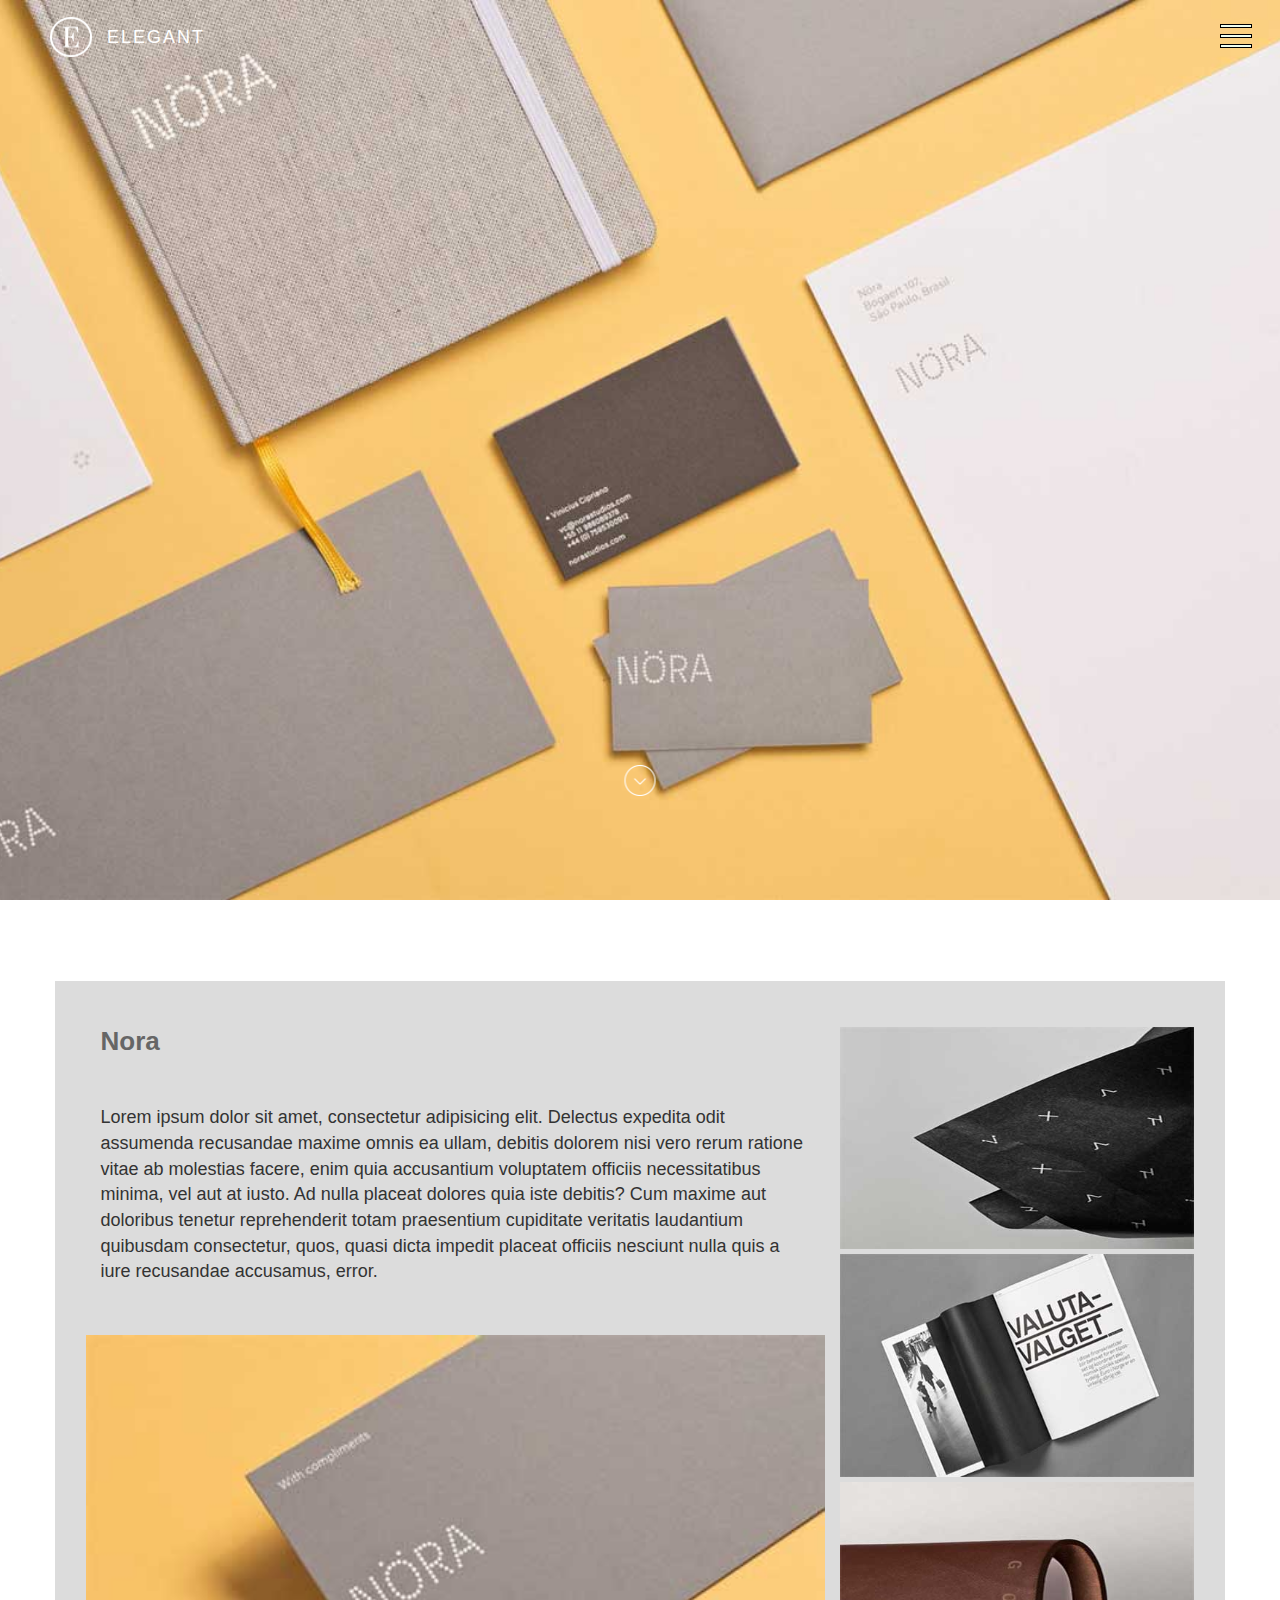
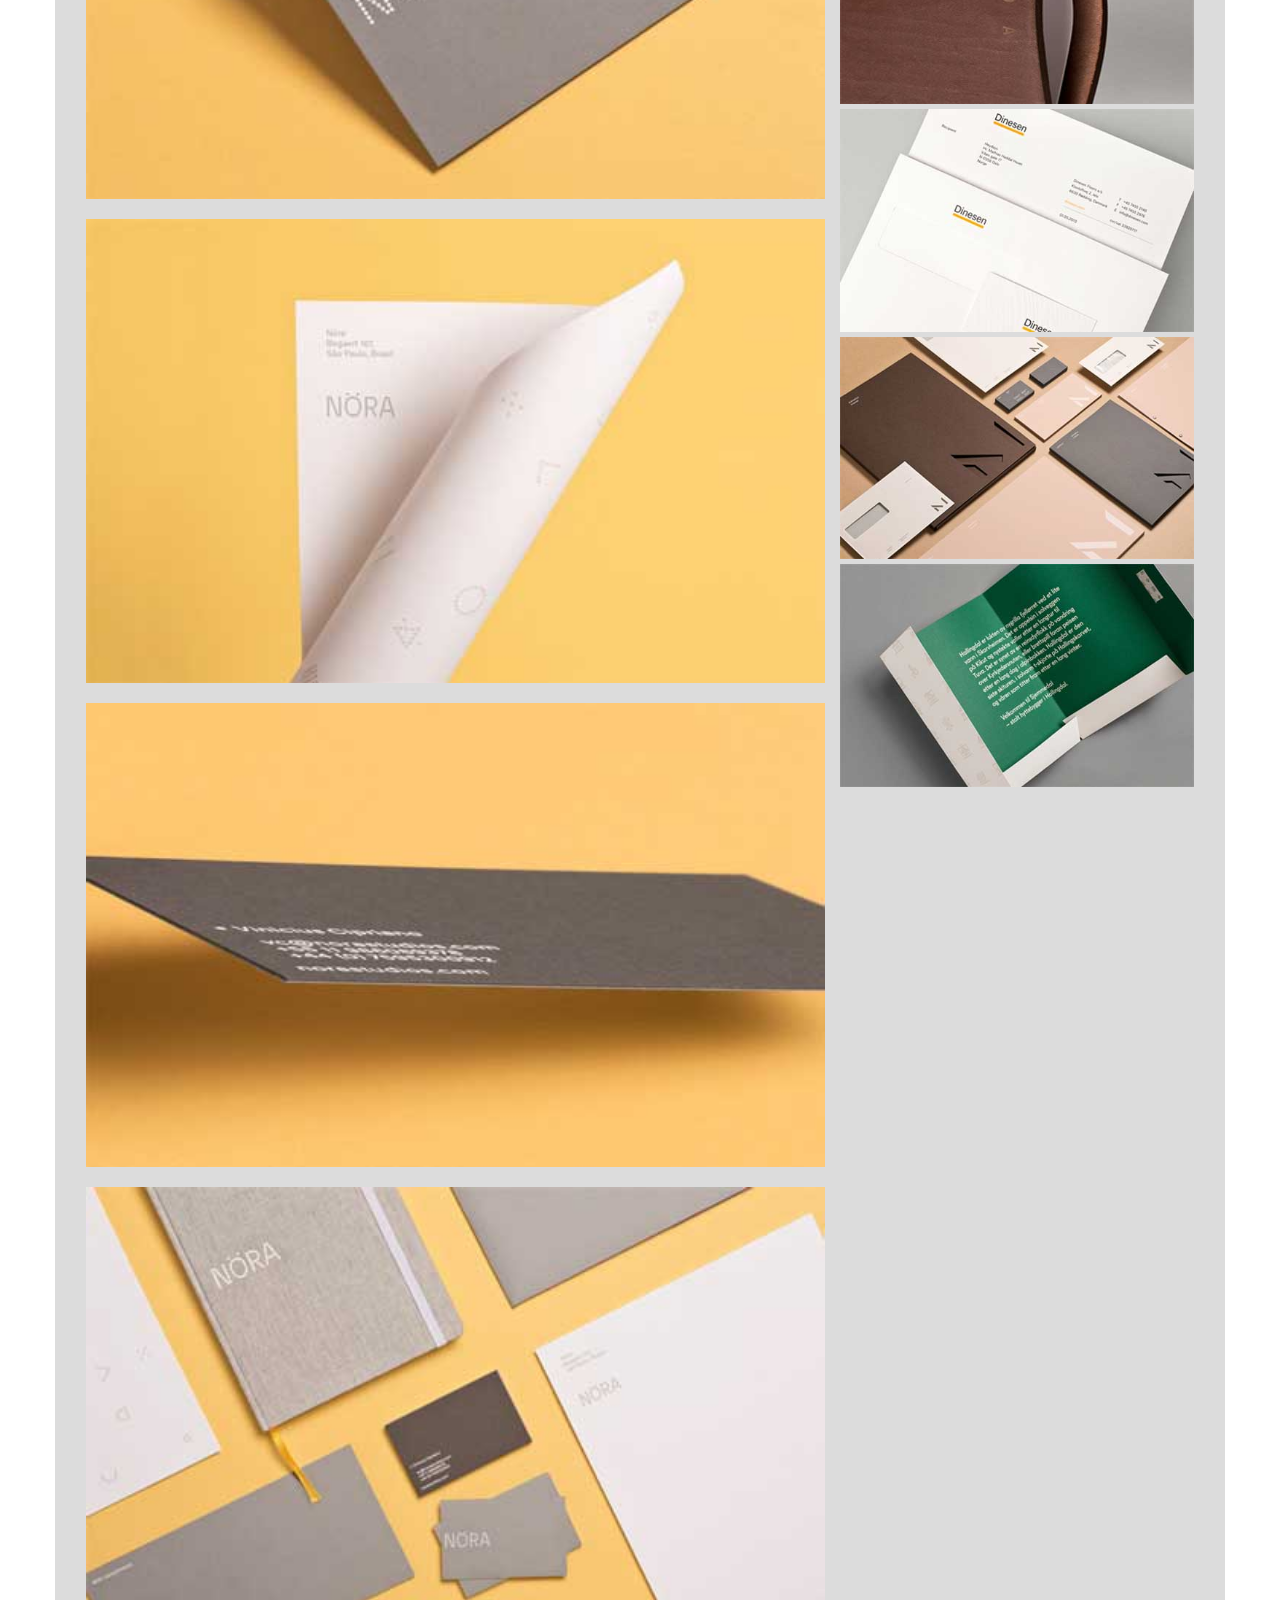
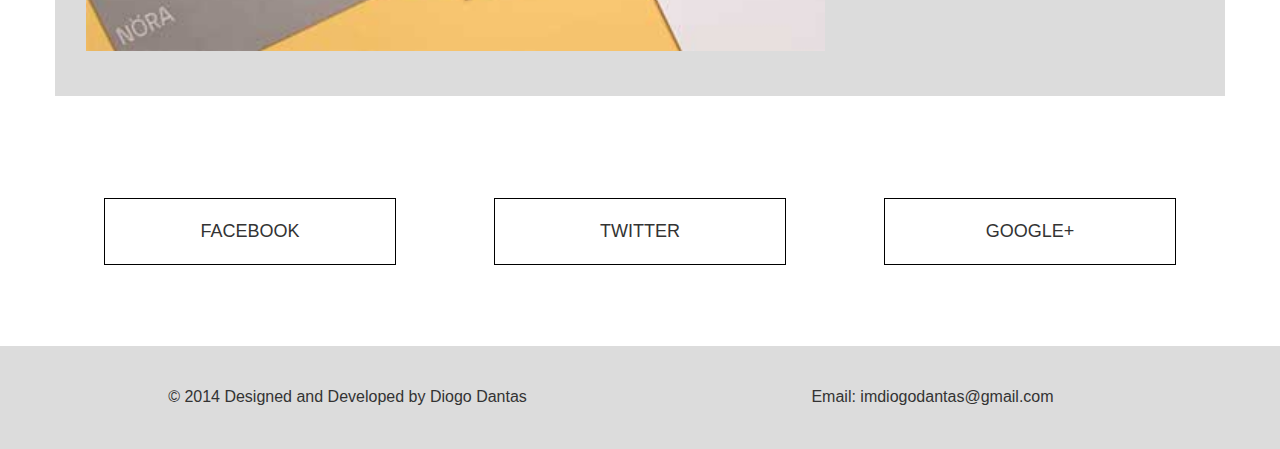
<file: project.html>
<!DOCTYPE html>
<html lang="en">
<head>
    <meta charset="utf-8">
    <meta http-equiv="X-UA-Compatible" content="IE=edge">
    <meta name="viewport" content="width=device-width, initial-scale=1">
    <!-- The above 3 meta tags *must* come first in the head; any other head content must come *after* these tags -->
    <title>PROJECT</title>

    <!-- Bootstrap -->
    <link href="css/bootstrap.css" rel="stylesheet">
    <link href="css/projectstyle.css" rel="stylesheet">
    <!-- HTML5 shim and Respond.js for IE8 support of HTML5 elements and media queries -->
    <!-- WARNING: Respond.js doesn't work if you view the page via file:// -->
    <!--[if lt IE 9]>
    <script src="https://oss.maxcdn.com/html5shiv/3.7.3/html5shiv.min.js"></script>
    <script src="https://oss.maxcdn.com/respond/1.4.2/respond.min.js"></script>
    <![endif]-->
</head>
<body>
    <header>
        <button type="button" class="menu-button">
            <span class="top-line line"></span>
            <span class="middle-line line"></span>
            <span class="bottom-line line"></span>
        </button>
        <nav>
            <ul>
                <li>
                    <a href="#" class="logo">elegant</a>
                </li>
                <li>
                    <a href="index.html">home</a>
                </li>
                <li>
                    <a href="ebout.html">about</a>
                </li>
                <li>
                    <a href="work.html">work</a>
                </li>
                <li class="active">
                    <a href="#home">project</a>
                </li>
                <li>
                    <a href="blog.html">blog</a>
                </li>
                <li>
                    <a href="contact.html">contact</a>
                </li>
            </ul>
        </nav>
    </header>
    <div class="container-fluid" id="home">
        <div class="row first-page">
            <div class="logo-container">
                <a href="#" class="logo">elegant</a>
            </div>
            <a href="#nextPage" class="arrow-down"></a>
        </div>
    </div>
    <div class="container-fluid">
        <div class="row second-block" id="nextPage">
            <div class="container block">
                <div class="row">
                    <div class="col-sm-8">
                        
                            <h3>nora</h3>
                            <p>
                                Lorem ipsum dolor sit amet, consectetur adipisicing elit. Delectus expedita odit assumenda recusandae maxime omnis ea ullam, debitis dolorem nisi vero rerum ratione vitae ab molestias facere, enim quia accusantium voluptatem officiis necessitatibus minima, vel aut at iusto. Ad nulla placeat dolores quia iste debitis? Cum maxime aut doloribus tenetur reprehenderit totam praesentium cupiditate veritatis laudantium quibusdam consectetur, quos, quasi dicta impedit placeat officiis nesciunt nulla quis a iure recusandae accusamus, error.
                            </p>
                            <div class="row">
                                <img src="img/img-project/img-project1.jpg" alt="project-1">
                                <img src="img/img-project/img-project2.jpg" alt="project-2">
                                <img src="img/img-project/img-project3.jpg" alt="project-3">
                                <img src="img/img-project/img-project4.jpg" alt="project-4">
                            </div>
                            

                    </div>
                    <div class="col-sm-4 img-small">
                         <div class="row">
                             <img src="img/img-work/img-work-2.jpg" alt="work">
                            <img src="img/img-work/img-work-3.jpg" alt="work">
                            <img src="img/img-work/img-work-4.jpg" alt="work">
                            <img src="img/img-work/img-work-5.jpg" alt="work">
                            <img src="img/img-work/img-work-6.jpg" alt="work">
                            <img src="img/img-work/img-work-7.jpg" alt="work">
                         </div>                                                  

                    </div>
                </div>

            </div>
            <div class="container social-block" >
                <div class="row">
                    <div class="col-sm-4">
                        <div class="row">
                            <div class="social-container">
                                <a href="#">facebook</a>
                            </div>
                        </div>
                    </div>
                    <div class="col-sm-4">
                        <div class="row">
                            <div class="social-container">
                                <a href="#">twitter</a>
                            </div>
                        </div>
                    </div>
                    <div class="col-sm-4">
                        <div class="row">
                            <div class="social-container">
                                <a href="#">google+</a>
                            </div>
                        </div>
                    </div>
                </div>
            </div>
        </div>
    </div>
        
    <footer class="container-fluid">
        <div class="row">
            <div class="container">
                <div class="row">
                    <div class="col-xs-12 col-sm-6">
                        <span>© 2014 Designed and Developed by Diogo Dantas</span>
                    </div>
                    <div class="col-xs-12 col-sm-6">
                        <a href="mailto:imdiogodantas@gmail.com?subject=HTML">Email: imdiogodantas@gmail.com</a>

                    </div>
                </div>
            </div>
        </div>
    </footer>

    <!-- jQuery (necessary for Bootstrap's JavaScript plugins) -->
    <script src="https://ajax.googleapis.com/ajax/libs/jquery/1.12.4/jquery.min.js"></script>
    <!-- Include all compiled plugins (below), or include individual files as needed -->
    <script src="js/bootstrap.js"></script>
    <script>
        var menuButton=document.querySelector("header .menu-button");
        var header=document.querySelector("header");
        var nav=document.querySelector("nav");
            menuButton.addEventListener("click",function(){
                    menuButton.classList.toggle("menu-button-open");
                    header.classList.toggle("header-open");
                     nav.classList.toggle("nav-open");  
            })
        var listMenuItems=document.querySelectorAll("nav ul li:not( :first-child)");
                
            for(var i=0;i<listMenuItems.length;i++){
                listMenuItems[i].addEventListener("click",function(){
                    menuButton.classList.toggle("menu-button-open");
                    header.classList.toggle("header-open");
                     nav.classList.toggle("nav-open");  
                    })
                }
        var body=document.querySelector("body");
        var headerWidth=window.getComputedStyle(header);
            

            body.addEventListener("click",function()

                {
                if(headerWidth.width==300+"px" || headerWidth.width==200+"px"){
                    menuButton.classList.remove("menu-button-open");
                    header.classList.remove("header-open");
                     nav.classList.remove("nav-open"); 
                     } 
            })
    </script>
</body>
</html>
</file>
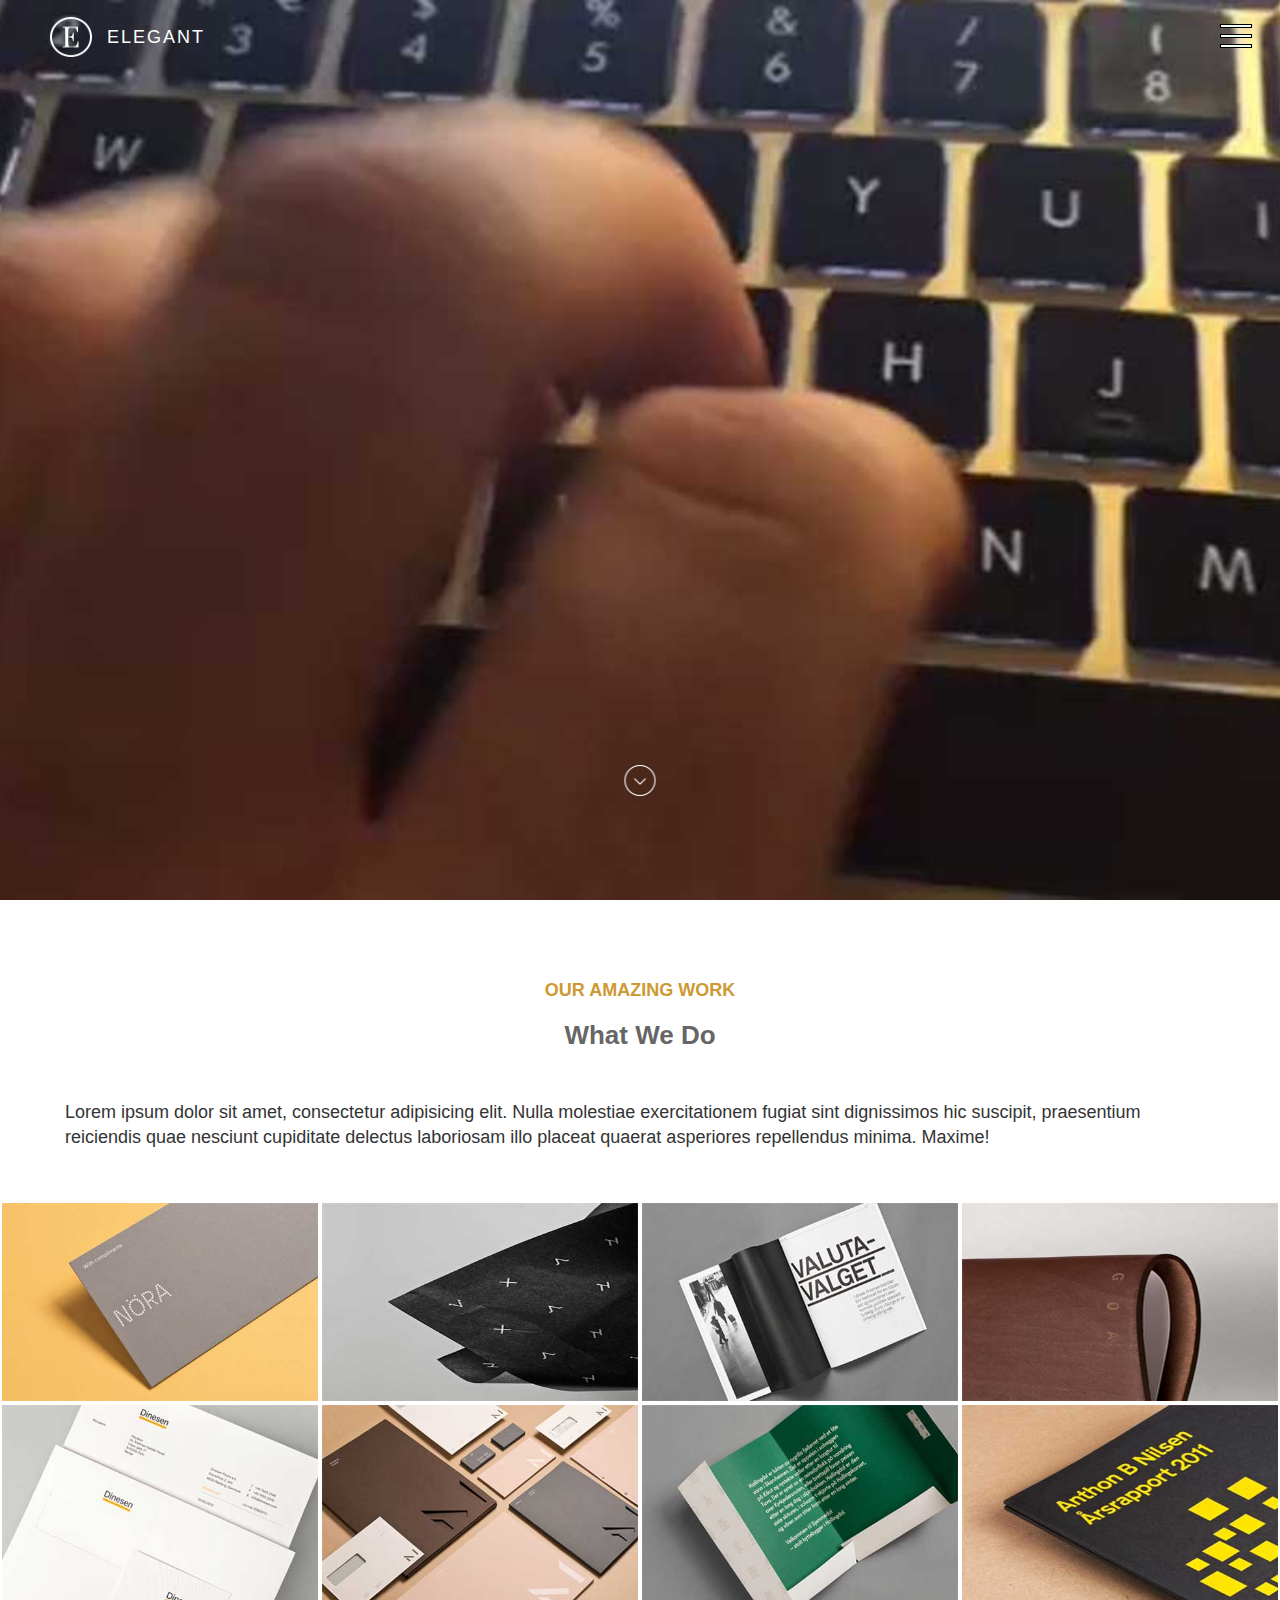
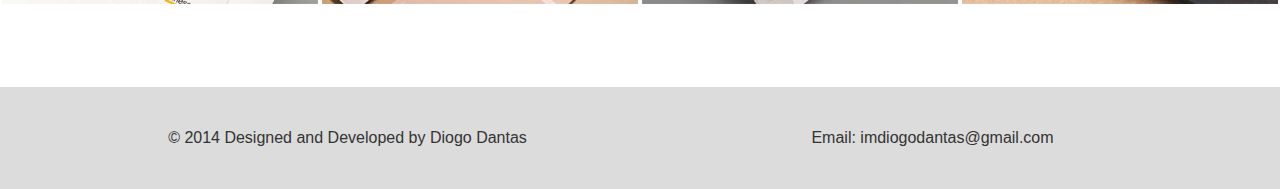
<file: work.html>
<!DOCTYPE html>
<html lang="en">
<head>
    <meta charset="utf-8">
    <meta http-equiv="X-UA-Compatible" content="IE=edge">
    <meta name="viewport" content="width=device-width, initial-scale=1">
    <!-- The above 3 meta tags *must* come first in the head; any other head content must come *after* these tags -->
    <title>WORK</title>

    <!-- Bootstrap -->
    <link href="css/bootstrap.css" rel="stylesheet">
    <link href="css/workstyle.css" rel="stylesheet">
    <!-- HTML5 shim and Respond.js for IE8 support of HTML5 elements and media queries -->
    <!-- WARNING: Respond.js doesn't work if you view the page via file:// -->
    <!--[if lt IE 9]>
    <script src="https://oss.maxcdn.com/html5shiv/3.7.3/html5shiv.min.js"></script>
    <script src="https://oss.maxcdn.com/respond/1.4.2/respond.min.js"></script>
    <![endif]-->
</head>
<body>
    <header>
        <button type="button" class="menu-button">
            <span class="top-line line"></span>
            <span class="middle-line line"></span>
            <span class="bottom-line line"></span>
        </button>
        <nav>
            <ul>
                <li>
                    <a href="#" class="logo">elegant</a>
                </li>
                <li>
                    <a href="index.html">home</a>
                </li>
                <li>
                    <a href="ebout.html">about</a>
                </li>
                <li class="active">
                    <a href="#home">work</a>
                </li>
                <li>
                    <a href="project.html">project</a>
                </li>
                <li>
                    <a href="blog.html">blog</a>
                </li>
                <li>
                    <a href="contact.html">contact</a>
                </li>
            </ul>
        </nav>
    </header>
    <div class="container-fluid" id="home">
        <div class="row first-page">
            <div class="logo-container">
                <a href="#" class="logo">elegant</a>
            </div>
            <a href="#nextPage" class="arrow-down"></a>
        </div>
    </div> 
    <div class="container-fluid">
       <div class="row third-page" id="nextPage">
            <h4>our amazing work</h4>
            <div class="container-fluid">
                <div class="row">
                    <div class="container">
                        <div class="row">
                            <h3>what we do</h3>
                    <p>Lorem ipsum dolor sit amet, consectetur adipisicing elit. Nulla molestiae exercitationem fugiat sint dignissimos hic suscipit, praesentium reiciendis quae nesciunt cupiditate delectus laboriosam illo placeat quaerat asperiores repellendus minima. Maxime!</p>
                        </div>
                    </div>
                    
                    <div class="col-xs-6 col-sm-6 col-md-4 col-lg-3 img-container">
                        <img src="img/img-work/img-work-1.jpg" alt="work"></div>
                    <div class="col-xs-6 col-sm-6 col-md-4 col-lg-3 img-container">
                        <img src="img/img-work/img-work-2.jpg" alt="work"></div>
                    <div class="col-xs-6 col-sm-6 col-md-4 col-lg-3 img-container">
                        <img src="img/img-work/img-work-3.jpg" alt="work"></div>
                    <div class="col-xs-6 col-sm-6 col-md-4  col-lg-3 img-container">
                        <img src="img/img-work/img-work-4.jpg" alt="work"></div>
                    <div class="col-xs-6 col-sm-6 col-md-4 col-lg-3 img-container">
                        <img src="img/img-work/img-work-5.jpg" alt="work"></div>
                    <div class="col-xs-6 col-sm-6 col-md-4 col-lg-3 img-container">
                        <img src="img/img-work/img-work-6.jpg" alt="work"></div>
                    <div class="col-xs-6 col-sm-6 col-md-4 hidden-md col-lg-3 img-container">
                        <img src="img/img-work/img-work-7.jpg" alt="work"></div>
                    <div class="col-xs-6 col-sm-6 col-md-4 hidden-md col-lg-3 img-container">
                        <img src="img/img-work/img-work-8.jpg" alt="work"></div>
                </div>

            </div>

        </div> 
    </div>  
        
        
    
    <footer class="container-fluid">
        <div class="row">
            <div class="container">
                <div class="row">
                   <div class="col-xs-12 col-sm-6">
                        <span>© 2014 Designed and Developed by Diogo Dantas</span>
                   </div>
                   <div class="col-xs-12 col-sm-6">
                        <a href="mailto:imdiogodantas@gmail.com?subject=HTML">Email: imdiogodantas@gmail.com
                        </a>

                   </div>
                </div>
            </div>
        </div>
    </footer>

    <!-- jQuery (necessary for Bootstrap's JavaScript plugins) -->
    <script src="https://ajax.googleapis.com/ajax/libs/jquery/1.12.4/jquery.min.js"></script>
    <!-- Include all compiled plugins (below), or include individual files as needed -->
    <script src="js/bootstrap.js"></script>
    <script>
        var menuButton=document.querySelector("header .menu-button");
        var header=document.querySelector("header");
        var nav=document.querySelector("nav");
            menuButton.addEventListener("click",function(){
                    menuButton.classList.toggle("menu-button-open");
                    header.classList.toggle("header-open");
                     nav.classList.toggle("nav-open");  
            })
        var listMenuItems=document.querySelectorAll("nav ul li:not( :first-child)");
                
            for(var i=0;i<listMenuItems.length;i++){
                listMenuItems[i].addEventListener("click",function(){
                    menuButton.classList.toggle("menu-button-open");
                    header.classList.toggle("header-open");
                     nav.classList.toggle("nav-open");  
                    })
                }
        var body=document.querySelector("body");
        var headerWidth=window.getComputedStyle(header);
            

            body.addEventListener("click",function()

                {
                if(headerWidth.width==300+"px" || headerWidth.width==200+"px"){
                    menuButton.classList.remove("menu-button-open");
                    header.classList.remove("header-open");
                     nav.classList.remove("nav-open"); 
                     } 
            })
    </script>
</body>
</html>
</file>
<file: css/mystyle.css>
/*STYLE FOR HEADER*/
header{
	position:fixed;
	top:0;
	right:0;
	bottom:0;
	height:100%;
	width:60px;
	z-index:1;
	transition:.3s;
}
.header-open{
	width:300px;
}
nav{
	float:right;
	width:0;
	height:100%;
	background:#000000;
	overflow:hidden;
	transition:.3s;
}
.nav-open{
	width:240px;
}
nav ul{
	padding:0;
	margin:0;
	list-style:none;
	height:100%;
}

nav ul li:first-child{
	padding:25px 0;
	text-align:center;
}
.active {
	border-bottom:1px solid #DC143C;
	border-top:1px solid #DC143C;
}
nav ul li a{
	display:inline-block;
	width:100%;
	padding:10px 20px;
	font-size:18px;
	color:#F0FFF0;
	text-transform:uppercase;
	text-decoration:none;
	letter-spacing:1px;
}
nav ul li a:hover,
nav ul li a:focus{
	color:#F0FFF0;
	text-decoration:none;
}
.menu-button{
	position:fixed;
	top:20px;
	width:32px;
	height:32px;
	background:transparent;
	border:none;
	overflow:hidden;
	padding:0;
	}
.menu-button:focus{
	outline:none;
}
.menu-button:hover .top-line{
	top:0;

}
.menu-button:hover .bottom-line{
	bottom:0;
}
.menu-button.menu-button-open:hover .top-line{
	top:-2px;
}
.menu-button.menu-button-open:hover .bottom-line{
	bottom:-2px;
}

.line{
	width:100%;
	height:4px;
	background:#F0FFF0;
	position:absolute;
	border:1px solid #000000;
}
.top-line{
	top:4px;
	left:0;
	transition:.3s;
}
.middle-line{
	top:50%;
	left:0;
	margin-top:-2px;
	transition:.3s;
	
}
.bottom-line{
	bottom:4px;
	left:0;
	transition:.3s;
}
.menu-button-open{}
.menu-button-open .top-line{
	top:-2px;
	width:50px;
	transform-origin:0 2px;
	transform:rotate(45deg);
}
.menu-button-open .middle-line{
	transform:scale(0);
}
.menu-button-open .bottom-line{
	bottom:-2px;
	width:50px;
	transform-origin:0 2px;
	transform:rotate(-45deg);
}

/*STYLE FIRST-PAGE*/

.first-page{
	position:relative;
	height:100vh;
	background:
		url("../img/firstPageAnimated-bg.png"),
		url("../img/firstPageBackground.jpg");
	background-repeat:no-repeat;
	background-position:50% 10%,center center;
	background-size:42.18% 64.12%,cover;
	z-index:0;
}
.first-page .arrow-down{
	position:absolute;
	width:31px;
	height:31px;
	top:85%;
	left:50%;
	background:url("../img/img-arrow-down.png");
	background-repeat:no-repeat;
	background-size:100% 100%;
	transform:translate(-50%,0);
	
}
@keyframes translating {
  0%   { transform: translate(-50%, 0) scale(1); }
  25%  { transform: translate(-50%, 5px) scale(1.05); }
  50%  { transform: translate(-50%, 10px) scale(1.1); }
  75%  { transform: translate(-50%, 5px) scale(1.05); }
  100% { transform: translate(-50%, 0px) scale(1); }
}
.first-page .arrow-down {
 	animation: translating 1s linear infinite;
  }

.first-page .logo-container{
	padding-top:25px;
	padding-left:3.9%;
}
.first-page .logo,
nav ul li .logo{
	text-transform:uppercase;
	font-size:18px;
	color:white;
	padding-left:57px;
	padding-top:10px;
	padding-bottom:10px;
	letter-spacing:2px;
	text-decoration:none;
	background:url("../img/cd-logo.png");
	background-repeat:no-repeat;
	background-size:179px 100%;
	background-position:20px 50%;
}
.first-page .logo{
	background-position:0 50%;
}
.first-page h3{
	font-size:70px;
	font-weight:100;
	color:#ffffff;
	letter-spacing:2px;
	word-spacing:10px;
	position:absolute;
	top:50%;
	left:50%;
	width:100%;
	text-align:center;
	transform:translate(-50%,-50%);
}

/*STYLE SECOND-PAGE*/	

.second-page,
.third-page,
.fourth-page,
.fifth-page,
.sixth-page{
	text-align:center;
	padding-top:6.49%;
	padding-bottom:6.49%;
}
.second-page h4,
.third-page h4,
.fourth-page h4,
.fifth-page h4,
.sixth-page h4{
	text-transform:uppercase;
	color:#cc9933;
	font-weight:bold;
	margin:0 0 20px;
}
.second-page .container h3,
.third-page .container-fluid h3,
.fourth-page .container h3,
.fifth-page .container h3,
.sixth-page .container h3 {
	text-transform:capitalize;
	font-size:26px;
	color:#666666;
	font-weight:bold;
	padding:0 10px;
	margin-top:0;
	margin-bottom:50px;
}
.second-page .container p,
.fourth-page .container p,
.fifth-page .container p{
	text-align:left;
	padding:0 10px;
	margin-bottom:50px;
	font-size: 18px;
}
.second-page .container a,
.fifth-page .container a{
	display:inline-block;
	text-transform:capitalize;
	text-decoration:none;
	color:#333;
	border:1px solid #000000;
	padding:20px 50px;
	transition:.3s;
	font-size: 18px;
}
.fifth-page .container a {
    	margin-bottom:15px;
	}
.second-page .container a:hover,
.fifth-page .container a:hover{
	border-radius:4px;
	border-width:1px;/**/
	border-top-color:#DC143C;
	border-bottom-color:#228B22;
	border-left-color:#FFD700;
	border-right-color:#4169E1;
	transition:.3s;
}

/*STYLE THIRD-PAGE*/

.img-container{
	padding:2px;
	
}
.img-container img{
	max-width:100%;
	display:block;
	margin:auto;
}

/*STYLE FOURTH-PAGE*/


.img-amazing-people-container{
	padding:0 2px;
	margin-bottom:4px;
	
}
.people-container{
	background:#DCDCDC;
	}
.img-amazing-people-container img{
	width:100%;
	margin-bottom:15px;
}
.fourth-page .img-amazing-people-container h4{
	margin-bottom:20px;
	text-align:left;
	padding-left:15px;
}
.fourth-page h5{
	text-transform:capitalize;
	font-size:24px;
	color:#666666;
	font-weight:bold;
	margin-top:0;
	margin-bottom:40px;
	text-align:left;
	padding-left:15px;
}
.fourth-page .img-amazing-people-container p{
	text-align:left;
	margin-bottom:15px;
}

/*STYLE FIFTH-PAGE*/

.fifth-page img{
	width:100%;
	
}
.fifth-page .blog-text{
	padding:0;
	text-align:center;
}
.fifth-page	.blog-text .proba-img{
	float:left;
	max-width:100%;
	width:auto;
	margin:0 15px 0 0;
	}
.fifth-page .blog-text .data{
	text-transform:uppercase;
	margin:20px 0;
	text-align:left;
}
.fifth-page .blog-text h3,
.fifth-page .blog-text p{
	text-align:left;
}
.blog-container{
	display:block;
	background: #DCDCDC;
	margin-bottom:80px;
}
.more-from-blog{
	display:inline-block;
}

/*STYLE SIXTH-PAGE*/

.main-contact-container{
	background: #DCDCDC;
	text-align:center;
}
.sixth-page .main-contact-container h4{
	margin:50px 0;
	color:#666666;
}
.sixth-page .main-contact-container p{
	text-transform:capitalize;
	font-size: 18px;
}
.sixth-page .main-contact-container p span{
	text-transform:uppercase;
}
.sixth-page .main-contact-container p a{
	text-decoration:none;
	color:#333;
}
iframe{
	width:100%;
	height:450px;
	border:0;
}

/*STYLE FOOTER*/

footer{
	background:#DCDCDC;
	text-align:center;
	font-size:16px;
	}
footer .col-sm-6{
	padding-top:3.42%;
	padding-bottom:3.42%;
}
footer a{
	text-decoration:none;
	color:#333;
}
footer a:hover, a:focus {
    color:#333;
    text-decoration:none;
}


/* media for .proba-img*/

@media(min-width:1500px) and (orientation:landscape){
	
	.img-container img {
   		width: 100%;
    		
		}
	}
@media(min-width:992px) and (max-width:1199px) and (orientation:landscape){
	
	.first-page h3{
	font-size:50px;
	}
	iframe{
		width:100%;
		height:400px;
	}
}
@media(min-width:768px) and (max-width:991px) and (orientation:landscape){
	
	.first-page h3{
	font-size:50px;
	}
}
@media (min-width:480px) and (max-width:767px) and (orientation:landscape){
	
	.first-page h3{
		font-size:30px;
	}
	.people-container{
		padding:15px;
	}
	.img-amazing-people-container img {
    	width: auto;
    	max-width:100%;
    	float:left;
    	margin-right:15px;
    	margin-bottom:0;
	}
	.fourth-page .img-amazing-people-container h4,
	.fourth-page .img-amazing-people-container h5,
	.fourth-page .img-amazing-people-container p
	 {
        padding:0;
	}
	.fifth-page	.blog-text .proba-img {
    	float: left;
   		max-width: 50%;
    	width: auto;
    	margin: 0 15px 0 0;
	}
	.fifth-page .container a {
    	margin-bottom:15px;
	}
	.main-contact-container {
    	padding:15px;
	}
	iframe{
		width:100%;
		height:280px;
	}
}
@media (max-width:479px) and (orientation:landscape){
	
	.first-page h3{
		font-size:28px;
	}
	.people-container {
    	padding-top:15px;
	}
	.img-amazing-people-container img {
    	display:none;
	}
	.fifth-page	.blog-text .proba-img {
    	display:none;
	}
	.fifth-page .container a {
    	margin-bottom:15px;
	}
	.main-contact-container {
    	padding:15px;
	}
	iframe{
		width:100%;
		height:250px;
	}
}
@media (max-width:310px) and (orientation:landscape){
	.header-open{
		width:200px;
	}
	.nav-open{
		width:140px;
	}
	nav ul li:first-child{
		display:none;
	}
}
@media(max-height:360px) and (orientation:landscape){
	nav ul li:first-child{
		display:none;
	}
}

/*orientation:portrait*/
@media(max-width:991px) and (orientation:portrait){
	/*#home{
    	height:60%;
    }
    */
    .first-page{
    	height:60vh;
    }
}

@media (min-width:768px) and (max-width:992px) and (orientation:portrait){
	.first-page h3{
		font-size:50px;
	}
}
@media (min-width:480px) and (max-width:767px) and (orientation:portrait){
	
	.first-page h3{
		font-size:40px;
	}
	.people-container{
		padding:15px;
	}
	.img-amazing-people-container img {
    	width: auto;
    	max-width:100%;
    	float:left;
    	margin-right:15px;
    	margin-bottom:0;
	}
	.fourth-page .img-amazing-people-container h4,
	.fourth-page .img-amazing-people-container h5,
	.fourth-page .img-amazing-people-container p
	 {
        padding:0;
	}
	.fifth-page	.blog-text .proba-img {
    	float: left;
   		max-width: 50%;
    	width: auto;
    	margin: 0 15px 0 0;
	}
	.fifth-page .container a {
    	margin-bottom:15px;
	}
	.main-contact-container {
    	padding:15px;
	}
	iframe{
		width:100%;
		height:350px;
	}
}

@media (min-width:320px) and (max-width:479px) and (orientation:portrait){
	
	.first-page h3{
		font-size:30px;
	}
	.img-container{
		width:100%;
	}
	.fifth-page	.blog-text .proba-img {
        margin: 0 0 15px 0;
        width: 100%;
	}
	.fifth-page .container a {
    	margin-bottom:15px;
	}
	
	iframe{
		width:100%;
		height:400px;
	}
}
@media(max-width:319px) and (orientation:portrait){
	.header-open{
		width:200px;
	}
	.nav-open{
		width:140px;
	}
	nav ul li:first-child{
		display:none;
	}
	
	.first-page h3 {
    	font-size: 30px;
   	}
   	.img-container{
		width:100%;
	}
   	.fifth-page	.blog-text .proba-img {
        margin: 0 0 15px 0;
        width: 100%;
	}
	.fifth-page .container a {
    	margin-bottom:15px;
	}
   
	iframe{
		width:100%;
		height:400px;
	}
	
}
</file>
<file: css/blogstyle.css>
/*STYLE FOR HEADER*/
header{
	position:fixed;
	top:0;
	right:0;
	bottom:0;
	height:100%;
	width:60px;
	z-index:1;
	transition:.3s;
}
.header-open{
	width:300px;
}
nav{
	float:right;
	width:0;
	height:100%;
	background:#000000;
	overflow:hidden;
	transition:.3s;
}
.nav-open{
	width:240px;
}
nav ul{
	padding:0;
	margin:0;
	list-style:none;
	height:100%;
}

nav ul li:first-child{
	padding:25px 0;
	text-align:center;
}
.active {
	border-bottom:1px solid #DC143C;
	border-top:1px solid #DC143C;
}
nav ul li a{
	display:inline-block;
	width:100%;
	padding:10px 20px;
	font-size:18px;
	color:#F0FFF0;
	text-transform:uppercase;
	text-decoration:none;
	letter-spacing:1px;
}
nav ul li a:hover,
nav ul li a:focus{
	color:#F0FFF0;
	text-decoration:none;
}
.menu-button{
	position:fixed;
	top:20px;
	width:32px;
	height:32px;
	background:transparent;
	border:none;
	overflow:hidden;
	padding:0;
	}
.menu-button:focus{
	outline:none;
}
.menu-button:hover .top-line{
	top:0;

}
.menu-button:hover .bottom-line{
	bottom:0;
}
.menu-button.menu-button-open:hover .top-line{
	top:-2px;
}
.menu-button.menu-button-open:hover .bottom-line{
	bottom:-2px;
}

.line{
	width:100%;
	height:4px;
	background:#F0FFF0;
	position:absolute;
	border:1px solid #000000;
}
.top-line{
	top:4px;
	left:0;
	transition:.3s;
}
.middle-line{
	top:50%;
	left:0;
	margin-top:-2px;
	transition:.3s;
	
}
.bottom-line{
	bottom:4px;
	left:0;
	transition:.3s;
}
.menu-button-open{}
.menu-button-open .top-line{
	top:-2px;
	width:50px;
	transform-origin:0 2px;
	transform:rotate(45deg);
}
.menu-button-open .middle-line{
	transform:scale(0);
}
.menu-button-open .bottom-line{
	bottom:-2px;
	width:50px;
	transform-origin:0 2px;
	transform:rotate(-45deg);
}

/*STYLE FIRST-PAGE*/
.first-page{
	position:relative;
	height:100vh;
	background:
			url("../img/firstPageBackgroundBlog.jpg");
	background-repeat:no-repeat;
	background-position:center center;
	background-size:cover;
	z-index:0;
}
.first-page .arrow-down{
	position:absolute;
	width:31px;
	height:31px;
	top:85%;
	left:50%;
	background:url("../img/img-arrow-down.png");
	background-repeat:no-repeat;
	background-size:100% 100%;
	transform:translate(-50%,0);
	
}
@keyframes translating {
  0%   { transform: translate(-50%, 0) scale(1); }
  25%  { transform: translate(-50%, 5px) scale(1.05); }
  50%  { transform: translate(-50%, 10px) scale(1.1); }
  75%  { transform: translate(-50%, 5px) scale(1.05); }
  100% { transform: translate(-50%, 0px) scale(1); }
}
.first-page .arrow-down {
 	animation: translating 1s linear infinite;
  }
.first-page .logo-container{
	padding-top:25px;
	padding-left:3.9%;
}
.first-page .logo,
nav ul li .logo{
	text-transform:uppercase;
	font-size:18px;
	color:white;
	padding-left:57px;
	padding-top:10px;
	padding-bottom:10px;
	letter-spacing:2px;
	text-decoration:none;
	background:url("../img/cd-logo.png");
	background-repeat:no-repeat;
	background-size:179px 100%;
	background-position:20px 50%;
}
.first-page .logo{
	background-position:0 50%;
}

/*SECOND BLOCK*/
.second-block {
    padding-top: 6.49%;
    padding-bottom: 6.49%;
    background: #DCDCDC;
}
.container-main-post{
	text-align:right;
	padding:0;
}
.container-post{
	padding:15px 15px 0;
	text-align:left;
	background:white;
	margin-bottom:50px;
}
.container-post img{
	width:100%;
	margin-bottom:35px;
}
.container-post h3{
    font-size: 26px;
    color: #666666;
    font-weight: bold;
    margin-top: 0;
    margin-bottom: 50px;
}
.container-post h3 span{
	text-transform: capitalize;
	}
.container-post .data{
	text-transform: uppercase;
    margin-bottom: 20px;
    color:#cc9933;
}
.container-post .content{
    margin-bottom: 50px;
    font-size: 18px;
}
.container-main-post a,
.container-post a{
	display: inline-block;
    text-transform: capitalize;
    text-decoration: none;
    color: #333;
    border: 1px solid #000000;
    padding: 20px 50px;
    margin-bottom:30px;
    transition: .3s;
    font-size: 18px;
}
.container-main-post>a{
	margin:60px 15px 60px 0;
}
.container-main-post>a:hover,
.container-post a:hover{
	border-radius: 4px;
    border-width: 1px;
    border-top-color: #DC143C;
    border-bottom-color: #228B22;
    border-left-color: #FFD700;
    border-right-color: #4169E1;
    transition: .3s;
}
.container-main-filter{
	text-align:left;
	padding:0;
}
.container-filter{
	padding:15px 15px 0;
	margin-bottom:20px;
}
.container-filter:last-child{
	margin-bottom:0;
}
.container-filter ul{
	list-style:none;
	padding:0;
}
.container-filter ul li{
	padding:10px;
	border-bottom:1px solid transparent;
}
.container-filter ul li:hover{
	border-bottom:1px solid #DC143C;
}
.container-filter ul li:first-child{
	padding:0 10px 10px;
	border-bottom:3px solid #cc9900;
	margin-bottom:20px;
}
.container-filter h3{
	text-transform: capitalize;
    font-size: 26px;
    color: #666666;
    font-weight: bold;
    margin-top: 0;
    
}
.container-filter a{
	text-decoration:none;
}
.container-filter h4{
    font-size: 20px;
    font-style:italic;
    color: #666666;
    font-weight: bold;
    margin-top: 0;
    }
.container-filter h4 span{
	text-transform: capitalize;
	}
.container-filter img{
	width:100%;
	
}

/*STYLE FOOTER*/

footer{
	background:#DCDCDC;
	text-align:center;
	font-size:16px;
	}
footer .col-sm-6{
	padding-top:3.42%;
	padding-bottom:3.42%;
}
footer a{
	text-decoration:none;
	color:#333;
}
footer a:hover, a:focus {
    color:#333;
    text-decoration:none;
}

@media (orientation:landscape){
	.container-post img {
		margin:0 15px 0 0;
       	width:40%;
       	float:left;
	}
}


@media (max-width:767px) and (orientation:landscape){
	
	.container-main-post {
    text-align: center;
    
	}
	.container-main-post>a {
    margin: 60px 0;
	}
	.container-post img {
		margin:0 15px 0 0;
       	width:40%;
       	float:left;
	}
	.container-post h3{
		text-align:center;
	}
	.container-filter img {
       	width:40%;
	}
}
@media (max-width:479px) and (orientation:landscape){
	
	.container-post img {
    	display:none;
	}
	.container-filter img {
       	width:60%;
	}
	
}

@media (max-width:310px) and (orientation:landscape){
	.header-open{
		width:200px;
	}
	.nav-open{
		width:140px;
	}
	nav ul li:first-child{
		display:none;
	}
		
}
@media(max-height:360px) and (orientation:landscape){
	nav ul li:first-child{
		display:none;
	}

}

/*orientation:portrait*/
@media(max-width:991px) and (orientation:portrait){
	.first-page{
    	height:60vh;
    }
}


@media (min-width:440px) and (max-width:767px) and (orientation:portrait){
	
	.container-main-post {
    text-align: center;
    
	}
	.container-main-post>a {
    margin: 60px 0;
	}
	.container-post img {
    	width: 40%;
    	float:left;
    	margin-right:15px;
    	margin-bottom:15px;
	}
	.container-filter img {
    	width: 40%;
	}
}

@media(min-width:320px) and (max-width:439px) and (orientation:portrait){
	
	.container-main-post {
    text-align: center;
    
	}
	.container-main-post>a {
    margin: 60px 0;
	}
	.container-filter img {
       	width: 40%;
	}
}
@media(max-width:319px) and (orientation:portrait){
	.header-open{
		width:200px;
	}
	.nav-open{
		width:140px;
	}
	nav ul li:first-child{
		display:none;
	}
	.container-main-post {
    text-align: center;
    
	}
	.container-main-post>a {
    margin: 60px 0;
	}
	.container-filter img {
       	width: 60%;
	}
	
	
}
</file>
<file: css/contactstyle.css>
/*STYLE FOR HEADER*/
header{
	position:fixed;
	top:0;
	right:0;
	bottom:0;
	height:100%;
	width:60px;
	z-index:1;
	transition:.3s;
}
.header-open{
	width:300px;
}
nav{
	float:right;
	width:0;
	height:100%;
	background:#000000;
	overflow:hidden;
	transition:.3s;
}
.nav-open{
	width:240px;
}
nav ul{
	padding:0;
	margin:0;
	list-style:none;
	height:100%;
}

nav ul li:first-child{
	padding:25px 0;
	text-align:center;
}
.active {
	border-bottom:1px solid #DC143C;
	border-top:1px solid #DC143C;
}
nav ul li a{
	display:inline-block;
	width:100%;
	padding:10px 20px;
	font-size:18px;
	color:#F0FFF0;
	text-transform:uppercase;
	text-decoration:none;
	letter-spacing:1px;
}
nav ul li a:hover,
nav ul li a:focus{
	color:#F0FFF0;
	text-decoration:none;
}
.menu-button{
	position:fixed;
	top:20px;
	width:32px;
	height:32px;
	background:transparent;
	border:none;
	overflow:hidden;
	padding:0;
	}
.menu-button:focus{
	outline:none;
}
.menu-button:hover .top-line{
	top:0;

}
.menu-button:hover .bottom-line{
	bottom:0;
}
.menu-button.menu-button-open:hover .top-line{
	top:-2px;
}
.menu-button.menu-button-open:hover .bottom-line{
	bottom:-2px;
}

.line{
	width:100%;
	height:4px;
	background:#F0FFF0;
	position:absolute;
	border:1px solid #000000;
}
.top-line{
	top:4px;
	left:0;
	transition:.3s;
}
.middle-line{
	top:50%;
	left:0;
	margin-top:-2px;
	transition:.3s;
	
}
.bottom-line{
	bottom:4px;
	left:0;
	transition:.3s;
}
.menu-button-open{}
.menu-button-open .top-line{
	top:-2px;
	width:50px;
	transform-origin:0 2px;
	transform:rotate(45deg);
}
.menu-button-open .middle-line{
	transform:scale(0);
}
.menu-button-open .bottom-line{
	bottom:-2px;
	width:50px;
	transform-origin:0 2px;
	transform:rotate(-45deg);
}

/*STYLE FIRST-PAGE*/
.first-page{
	position:relative;
	height:100vh;
	background:
		url("../img/firstPageBackgroundContact.jpg");
	background-repeat:no-repeat;
	background-position:center center;
	background-size:cover;
	z-index:0;
}
.first-page .arrow-down{
	position:absolute;
	width:31px;
	height:31px;
	top:85%;
	left:50%;
	background:url("../img/img-arrow-down.png");
	background-repeat:no-repeat;
	background-size:100% 100%;
	transform:translate(-50%,0);
	
}
@keyframes translating {
  0%   { transform: translate(-50%, 0) scale(1); }
  25%  { transform: translate(-50%, 5px) scale(1.05); }
  50%  { transform: translate(-50%, 10px) scale(1.1); }
  75%  { transform: translate(-50%, 5px) scale(1.05); }
  100% { transform: translate(-50%, 0px) scale(1); }
}
.first-page .arrow-down {
 	animation: translating 1s linear infinite;
  }

.first-page .logo-container{
	padding-top:25px;
	padding-left:3.9%;
}
.first-page .logo,
nav ul li .logo{
	text-transform:uppercase;
	font-size:18px;
	color:white;
	padding-left:57px;
	padding-top:10px;
	padding-bottom:10px;
	letter-spacing:2px;
	text-decoration:none;
	background:url("../img/cd-logo.png");
	background-repeat:no-repeat;
	background-size:179px 100%;
	background-position:20px 50%;
}
.first-page .logo{
	background-position:0 50%;
}
/*SECOND-BLOCK*/
.second-block {
    padding-top: 6.49%;
    padding-bottom: 6.49%;
    text-align:center;
}
.second-block h4{
	text-transform:uppercase;
	color:#cc9933;
	font-weight:bold;
	margin:0 0 20px;
	
}
.second-block h3{
	text-transform:capitalize;
	font-size:26px;
	color:#666666;
	font-weight:bold;
	margin-top:0;
	margin-bottom:50px;
	
}

.container-color-first,
.container-color-second{
	background:#cc9900;
	height:300px;
	padding:80px 0 0 15px;
	position:relative;
	text-align:left;
}
.container-color-second{
	background:#333333;
}
.horizontal-line{
	position:absolute;
	top:30px;
	left:30px;
	width:30px;
	height:3px;
	background:#ffffff;
}
.container-color-first p,
.container-color-second p{
	text-transform:capitalize;
	font-size:20px;
	color:#ffffff;
}
.container-color-second p a{
	color:#ffffff;
	text-decoration:none;
}

.container-img-lisbon{
	padding:0;
}
.container-contact img{
	width:100%;
	height:300px;
}
.container-contact .text-contact{
	padding:8%;
	min-height:300px;
	font-size: 18px;
	margin-bottom:0;
	text-align:left;
	background:#e5e5e5;
}
.container>a{
	display:inline-block;
	text-transform: capitalize;
    margin-top:6.14%;
    text-decoration: none;
    color: #333;
    border: 1px solid #000000;
    padding: 20px 50px;
    transition: .3s;
}
.container>a:hover{
	border-radius: 4px;
    border-width: 1px;
    border-top-color: #DC143C;
    border-bottom-color: #228B22;
    border-left-color: #FFD700;
    border-right-color: #4169E1;
    transition: .3s;
}


/*STYLE FOOTER*/

footer{
	background:#DCDCDC;
	text-align:center;
	font-size:16px;
	}
footer .col-sm-6{
	padding-top:3.42%;
	padding-bottom:3.42%;
}
footer a{
	text-decoration:none;
	color:#333;
}
footer a:hover, a:focus {
    color:#333;
    text-decoration:none;
}


/*MEDIA*/


@media(max-width:767px) and (orientation:landscape){
	
	.container-color-first, .container-color-second {
        height: 200px;
    	}
     .container-contact img {
     	display:none;
        
	}
}
@media (max-width:310px) and (orientation:landscape){
	.header-open{
		width:200px;
	}
	.nav-open{
		width:140px;
	}
	nav ul li:first-child{
		display:none;
	}

}
@media(max-height:360px) and (orientation:landscape){
	nav ul li:first-child{
		display:none;
	}
}

/*@media(orientation:portrait)*/
@media(max-width:991px) and (orientation:portrait){
	.first-page{
    	height:60vh;
    }
}
@media(min-width:488px) and (max-width:767px) and (orientation:portrait){
	.container-color-first, .container-color-second {
        height: 200px;
    }
    
      
}

@media(max-width:487px) and (orientation:portrait){
	.container-color-first, .container-color-second {
        height: 200px;
    }
    .container-contact img {
    	width:auto;
    	max-width:100%;
    	height:auto;
	}
    
}

@media(max-width:319px) and (orientation:portrait){
	.header-open{
		width:200px;
	}
	.nav-open{
		width:140px;
	}
	nav ul li:first-child{
		display:none;
	}
	.container-color-first, .container-color-second {
        height: 200px;
    }
    .container-contact img {
    	width:auto;
    	max-width:100%;
    	height:auto;
	}

}
</file>
<file: css/aboutstyle.css>
/*STYLE FOR HEADER*/
header{
	position:fixed;
	top:0;
	right:0;
	bottom:0;
	height:100%;
	width:60px;
	z-index:1;
	transition:.3s;
}
.header-open{
	width:300px;
}
nav{
	float:right;
	width:0;
	height:100%;
	background:#000000;
	overflow:hidden;
	transition:.3s;
}
.nav-open{
	width:240px;
}
nav ul{
	padding:0;
	margin:0;
	list-style:none;
	height:100%;
}

nav ul li:first-child{
	padding:25px 0;
	text-align:center;
}
.active {
	border-bottom:1px solid #DC143C;
	border-top:1px solid #DC143C;
}
nav ul li a{
	display:inline-block;
	width:100%;
	padding:10px 20px;
	font-size:18px;
	color:#F0FFF0;
	text-transform:uppercase;
	text-decoration:none;
	letter-spacing:1px;
}
nav ul li a:hover,
nav ul li a:focus{
	color:#F0FFF0;
	text-decoration:none;
}
.menu-button{
	position:fixed;
	top:20px;
	width:32px;
	height:32px;
	background:transparent;
	border:none;
	overflow:hidden;
	padding:0;
	}
.menu-button:focus{
	outline:none;
}
.menu-button:hover .top-line{
	top:0;

}
.menu-button:hover .bottom-line{
	bottom:0;
}
.menu-button.menu-button-open:hover .top-line{
	top:-2px;
}
.menu-button.menu-button-open:hover .bottom-line{
	bottom:-2px;
}

.line{
	width:100%;
	height:4px;
	background:#F0FFF0;
	position:absolute;
	border:1px solid #000000;
}
.top-line{
	top:4px;
	left:0;
	transition:.3s;
}
.middle-line{
	top:50%;
	left:0;
	margin-top:-2px;
	transition:.3s;
	
}
.bottom-line{
	bottom:4px;
	left:0;
	transition:.3s;
}
.menu-button-open{}
.menu-button-open .top-line{
	top:-2px;
	width:50px;
	transform-origin:0 2px;
	transform:rotate(45deg);
}
.menu-button-open .middle-line{
	transform:scale(0);
}
.menu-button-open .bottom-line{
	bottom:-2px;
	width:50px;
	transform-origin:0 2px;
	transform:rotate(-45deg);
}
/*STYLE FIRST-PAGE*/
.first-page{
	position:relative;
	height:100vh;
	background:
			url("../img/firstPageBackgroundAbout.jpg");
	background-repeat:no-repeat;
	background-position:center center;
	background-size:cover;
	z-index:0;
}
.first-page .arrow-down{
	position:absolute;
	width:31px;
	height:31px;
	top:85%;
	left:50%;
	background:url("../img/img-arrow-down.png");
	background-repeat:no-repeat;
	background-size:100% 100%;
	transform:translate(-50%,0);
	
}
@keyframes translating {
  0%   { transform: translate(-50%, 0) scale(1); }
  25%  { transform: translate(-50%, 5px) scale(1.05); }
  50%  { transform: translate(-50%, 10px) scale(1.1); }
  75%  { transform: translate(-50%, 5px) scale(1.05); }
  100% { transform: translate(-50%, 0px) scale(1); }
}
.first-page .arrow-down {
 	animation: translating 1s linear infinite;
  }
.first-page .logo-container{
	padding-top:25px;
	padding-left:3.9%;
}
.first-page .logo,
nav ul li .logo{
	text-transform:uppercase;
	font-size:18px;
	color:white;
	padding-left:57px;
	padding-top:10px;
	padding-bottom:10px;
	letter-spacing:2px;
	text-decoration:none;
	background:url("../img/cd-logo.png");
	background-repeat:no-repeat;
	background-size:179px 100%;
	background-position:20px 50%;
}
.first-page .logo{
	background-position:0 50%;
}
.first-page h3{
	font-size:70px;
	font-weight:100;
	color:#ffffff;
	letter-spacing:2px;
	word-spacing:10px;
	position:absolute;
	top:50%;
	left:50%;
	width:100%;
	text-align:center;
	transform:translate(-50%,-50%);
}
.second-page{
	padding:13% 0;
}
.second-page p{
	padding:0 10px;
	font-size: 18px;
}
.third-page img{
	width:100%;
}
.third-page h3{
	text-transform: capitalize;
    font-size: 26px;
    color: #666666;
    font-weight: bold;
    margin-top: 7.5%;
    margin-bottom: 15%;
}
.third-page p{
    font-size: 18px;
 }
 .third-page ul{
 	list-style:none;
 	text-transform: capitalize;
    font-size: 18px;
    padding:0;
 }
/*STYLE FOOTER*/

footer{
	background:#DCDCDC;
	text-align:center;
	font-size:16px;
	}
footer .col-sm-6{
	padding-top:3.42%;
	padding-bottom:3.42%;

}
footer a{
	text-decoration:none;
	color:#333;
}
footer a:hover, a:focus {
    color:#333;
    text-decoration:none;
}


@media (min-width:992px) and (max-width:1199px) and (orientation:landscape){
	
	.third-page h3 {
		margin-top: 5%;
        margin-bottom: 5%;
	}

}
@media (min-width:768px) and (max-width:991px) and (orientation:landscape){
	

	.third-page img {
   		 display:none;
	}
	.third-page h3 {
    	text-align:center;
       	margin-bottom: 7.5%;
       	margin-top:0;
	}
}
@media (min-width:600px) and (max-width:767px) and (orientation:landscape){
	
	.third-page img {
   		 display:none;
	}
	.third-page h3 {
    	text-align:center;
       	margin-bottom: 7.5%;
       	margin-top:0;
	}
}

@media (min-width:490px) and (max-width:599px) and (orientation:landscape){
	
	.third-page img {
   		 display:none;
	}
	.third-page h3 {
    	text-align:center;
       	margin-bottom: 7.5%;
       	margin-top:0;
	}
}
@media(max-width:489px) and (orientation:landscape){
	
	.third-page img {
   		 display:none;
	}
	.third-page h3 {
    	text-align:center;
       	margin-bottom: 7.5%;
       	margin-top:0;
	}
}

@media (max-height:360px) and (orientation:landscape){
	nav ul li:first-child{
		display:none;
	}
	.third-page img {
   		 display:none;
	}
	.third-page h3 {
    	text-align:center;
       	margin-bottom: 7.5%;
       	margin-top:0;
	}
}

/*orientation:portrait*/
@media(max-width:991px) and (orientation:portrait){
	.first-page{
    	height:60vh;
    }
}

@media(min-width:768px) and (max-width:991px) and (orientation:portrait){
	.third-page img {
    	width: auto;
    	max-width:50%;
	}
	.third-page h3{
   		text-align:center;
   }
	
}

@media(min-width:480px) and (max-width:767px) and (orientation:portrait){
	
    .third-page img {
    	width: auto;
    	max-width:50%;
	}
    .third-page h3{
   		text-align:center;
   }
	
}
@media(min-width:400px) and (max-width:479px) and (orientation:portrait){
	.third-page img {
    	width: auto;
    	max-width:75%;
	}
}


@media(min-width:320px) and (max-width:479px) and (orientation:portrait){
	
   .third-page h3{
   		text-align:center;
   }
}


@media(max-width:319px) and (orientation:portrait){
	
   .third-page h3{
   		text-align:center;
   }
   .header-open{
		width:200px;
	}
	.nav-open{
		width:140px;
	}
	nav ul li:first-child{
		display:none;
	}
}
</file>
<file: css/projectstyle.css>
/*STYLE FOR HEADER*/
header{
	position:fixed;
	top:0;
	right:0;
	bottom:0;
	height:100%;
	width:60px;
	z-index:1;
	transition:.3s;
}
.header-open{
	width:300px;
}
nav{
	float:right;
	width:0;
	height:100%;
	background:#000000;
	overflow:hidden;
	transition:.3s;
}
.nav-open{
	width:240px;
}
nav ul{
	padding:0;
	margin:0;
	list-style:none;
	height:100%;
}

nav ul li:first-child{
	padding:25px 0;
	text-align:center;
}
.active {
	border-bottom:1px solid #DC143C;
	border-top:1px solid #DC143C;
}
nav ul li a{
	display:inline-block;
	width:100%;
	padding:10px 20px;
	font-size:18px;
	color:#F0FFF0;
	text-transform:uppercase;
	text-decoration:none;
	letter-spacing:1px;
}
nav ul li a:hover,
nav ul li a:focus{
	color:#F0FFF0;
	text-decoration:none;
}
.menu-button{
	position:fixed;
	top:20px;
	width:32px;
	height:32px;
	background:transparent;
	border:none;
	overflow:hidden;
	padding:0;
	}
.menu-button:focus{
	outline:none;
}
.menu-button:hover .top-line{
	top:0;

}
.menu-button:hover .bottom-line{
	bottom:0;
}
.menu-button.menu-button-open:hover .top-line{
	top:-2px;
}
.menu-button.menu-button-open:hover .bottom-line{
	bottom:-2px;
}

.line{
	width:100%;
	height:4px;
	background:#F0FFF0;
	position:absolute;
	border:1px solid #000000;
}
.top-line{
	top:4px;
	left:0;
	transition:.3s;
}
.middle-line{
	top:50%;
	left:0;
	margin-top:-2px;
	transition:.3s;
	
}
.bottom-line{
	bottom:4px;
	left:0;
	transition:.3s;
}
.menu-button-open{}
.menu-button-open .top-line{
	top:-2px;
	width:50px;
	transform-origin:0 2px;
	transform:rotate(45deg);
}
.menu-button-open .middle-line{
	transform:scale(0);
}
.menu-button-open .bottom-line{
	bottom:-2px;
	width:50px;
	transform-origin:0 2px;
	transform:rotate(-45deg);
}

/*STYLE FIRST-PAGE*/
.first-page{
	position:relative;
	height:100vh;
	background:
		url("../img/firstPageBackgroundProject.jpg");
	background-repeat:no-repeat;
	background-position:center center;
    background-size:cover;
	z-index:0;
}
.first-page .arrow-down{
	position:absolute;
	width:31px;
	height:31px;
	top:85%;
	left:50%;
	background:url("../img/img-arrow-down.png");
	background-repeat:no-repeat;
	background-size:100% 100%;
	transform:translate(-50%,0);
	
}
@keyframes translating {
  0%   { transform: translate(-50%, 0) scale(1); }
  25%  { transform: translate(-50%, 5px) scale(1.05); }
  50%  { transform: translate(-50%, 10px) scale(1.1); }
  75%  { transform: translate(-50%, 5px) scale(1.05); }
  100% { transform: translate(-50%, 0px) scale(1); }
}
.first-page .arrow-down { 
	animation: translating 1s linear infinite; 
}
.first-page .logo-container{
	padding-top:25px;
	padding-left:3.9%;
}
.first-page .logo,
nav ul li .logo{
	text-transform:uppercase;
	font-size:18px;
	color:white;
	padding-left:57px;
	padding-top:10px;
	padding-bottom:10px;
	letter-spacing:2px;
	text-decoration:none;
	background:url("../img/cd-logo.png");
	background-repeat:no-repeat;
	background-size:179px 100%;
	background-position:20px 50%;
}
.first-page .logo{
	background-position:0 50%;
}
.second-block{
	text-align: center;
    padding-top: 6.49%;
    padding-bottom: 6.49%;
}
.block{
	background:#DCDCDC;
	padding:3.56%;
}
.block h3{
	text-transform: capitalize;
	text-align:left;
    font-size: 26px;
    color: #666666;
    font-weight: bold;
    margin-top: 0;
    margin-bottom: 50px;
}
.block p{
	text-align: left;
    margin-bottom: 50px;
    font-size: 18px;
}
.block img{
	width:100%;
	margin-bottom:20px;
}
.block .img-small{
	padding-left:30px;
}
.block .img-small img{
	width:100%;
	margin-bottom:5px;
}
.block img:last-child{
	width:100%;
	margin-bottom:0;
}
.social-block{
	margin-top:7.91%;
}
.social-block .social-container{
	width:75%;
	border: 1px solid #000000;
	margin:auto;
}
.social-block .social-container:hover{
	border-radius: 4px;
    border-width: 1px;
    border-top-color: #DC143C;
    border-bottom-color: #228B22;
    border-left-color: #FFD700;
    border-right-color: #4169E1;
    transition: .3s;
}
.social-block a{
	display: inline-block;
	width:100%;
	padding: 20px 0;
    text-transform:uppercase;
    text-decoration: none;
    color: #333;
    transition: .3s;
    font-size: 18px;
}
/*STYLE FOOTER*/

footer{
	background:#DCDCDC;
	text-align:center;
	font-size:16px;
	}
footer .col-sm-6{
	padding-top:3.42%;
	padding-bottom:3.42%;
}
footer a{
	text-decoration:none;
	color:#333;
}
footer a:hover, a:focus {
    color:#333;
    text-decoration:none;
}

/*media (orientation:landscape)*/

@media(min-width:480px) and (max-width:767px) and (orientation:landscape){
	
	.block h3{
		text-align:center;
	}
	.block img {
		max-width:100%;
		width:auto;
	}
	.block img:last-child {
       	margin-bottom: 20px;
    	max-width:100%;
		width:auto;
	}
	.block .img-small{
	padding-left:15px;
}
	.block .img-small img {
       	margin-bottom:20px;
    	max-width:100%;
		width:auto;
	}
	.social-block .social-container{
    margin-bottom:20px;

	}
	.social-block .row .col-sm-4:last-child .social-container{
		margin-bottom:0;
	}
	
}
@media (max-width:479px) and (orientation:landscape){
	.block h3{
		text-align:center;
	}
	.block img {
		max-width:100%;
		width:auto;
	}
	.block img:last-child {
       	margin-bottom: 20px;
    	max-width:100%;
		width:auto;
	}
	.block .img-small{
	padding-left:15px;
}
	.block .img-small img {
       	margin-bottom:20px;
    	max-width:100%;
		width:auto;
	}
	.social-block .social-container{
    margin-bottom:20px;

	}
	.social-block .row .col-sm-4:last-child .social-container{
		margin-bottom:0;
	}
}

@media (max-width:310px) and (orientation:landscape){
	.header-open{
		width:200px;
	}
	.nav-open{
		width:140px;
	}
	nav ul li:first-child{
		display:none;
	}
	.block .img-small{
	padding-left:15px;
	}
}
@media(max-height:360px) and (orientation:landscape){
	nav ul li:first-child{
		display:none;
	}
	.block .img-small{
	padding-left:15px;
	}
}

/* media (orientation:portrait)*/
@media(max-width:991px) and (orientation:portrait){
	.first-page{
    	height:60vh;
    }
}


@media(min-width:600px) and (max-width:767px) and (orientation:portrait){
	
    .block h3 {
    	text-align:center;
    }
	
   	.block img {
    	width: auto;
    	max-width:100%;

	}
	.block img:last-child{
		margin-bottom:20px;
		width: auto;
    	max-width:100%;
	}
	.block .img-small{
		padding-left:15px;
	}
	.block .img-small img {
    	width: auto;
    	max-width:100%;
    	margin-bottom:20px;
	}
	.block .img-small img:last-child{
		margin-bottom:0;
	}
	.social-block .social-container{
		margin-bottom:20px;
	}
	.social-block .row .col-sm-4:last-child .social-container{
		margin-bottom:0;
	}
	
}
@media(min-width:320px) and (max-width:599px) and (orientation:portrait){
	
    .block h3 {
    	text-align:center;
    }
    .block {
    	
    	padding:15px;
	}
	
   	.block img {
    	width: auto;
    	max-width:100%;

	}
	.block img:last-child{
		margin-bottom:20px;
		width: auto;
    	max-width:100%;
	}
	.block .img-small{
		padding-left:15px;
		padding-right:15px;
	}
	.block .img-small img {
    	width: auto;
    	max-width:100%;
    	margin-bottom:20px;
	}
	.block .img-small img:last-child{
		margin-bottom:0;
	}
	.social-block .social-container{
		margin-bottom:20px;
	}
	.social-block .row .col-sm-4:last-child .social-container{
		margin-bottom:0;
	}
	
   	
}
@media(max-width:319px) and (orientation:portrait){
	.header-open{
		width:200px;
	}
	.nav-open{
		width:140px;
	}
	nav ul li:first-child{
		display:none;
	}
	.block h3 {
    	text-align:center;
    }
    .block {
    	
    	padding:15px;
	}
	
   	.block img {
    	width: auto;
    	max-width:100%;

	}
	.block img:last-child{
		margin-bottom:20px;
		width: auto;
    	max-width:100%;
	}
	.block .img-small{
		padding-left:15px;
		padding-right:15px;
	}
	.block .img-small img {
    	width: auto;
    	max-width:100%;
    	margin-bottom:20px;
	}
	.block .img-small img:last-child{
		margin-bottom:0;
	}
	.social-block .social-container{
		margin-bottom:20px;
	}
	.social-block .row .col-sm-4:last-child .social-container{
		margin-bottom:0;
	}
	
	
	
}
</file>
<file: css/workstyle.css>
/*STYLE FOR HEADER*/
header{
	position:fixed;
	top:0;
	right:0;
	bottom:0;
	height:100%;
	width:60px;
	z-index:1;
	transition:.3s;
}
.header-open{
	width:300px;
}
nav{
	float:right;
	width:0;
	height:100%;
	background:#000000;
	overflow:hidden;
	transition:.3s;
}
.nav-open{
	width:240px;
}
nav ul{
	padding:0;
	margin:0;
	list-style:none;
	height:100%;
}

nav ul li:first-child{
	padding:25px 0;
	text-align:center;
}
.active {
	border-bottom:1px solid #DC143C;
	border-top:1px solid #DC143C;
}
nav ul li a{
	display:inline-block;
	width:100%;
	padding:10px 20px;
	font-size:18px;
	color:#F0FFF0;
	text-transform:uppercase;
	text-decoration:none;
	letter-spacing:1px;
}
nav ul li a:hover,
nav ul li a:focus{
	color:#F0FFF0;
	text-decoration:none;
}
.menu-button{
	position:fixed;
	top:20px;
	width:32px;
	height:32px;
	background:transparent;
	border:none;
	overflow:hidden;
	padding:0;
	}
.menu-button:focus{
	outline:none;
}
.menu-button:hover .top-line{
	top:0;

}
.menu-button:hover .bottom-line{
	bottom:0;
}
.menu-button.menu-button-open:hover .top-line{
	top:-2px;
}
.menu-button.menu-button-open:hover .bottom-line{
	bottom:-2px;
}

.line{
	width:100%;
	height:4px;
	background:#F0FFF0;
	position:absolute;
	border:1px solid #000000;
}
.top-line{
	top:4px;
	left:0;
	transition:.3s;
}
.middle-line{
	top:50%;
	left:0;
	margin-top:-2px;
	transition:.3s;
	
}
.bottom-line{
	bottom:4px;
	left:0;
	transition:.3s;
}
.menu-button-open{}
.menu-button-open .top-line{
	top:-2px;
	width:50px;
	transform-origin:0 2px;
	transform:rotate(45deg);
}
.menu-button-open .middle-line{
	transform:scale(0);
}
.menu-button-open .bottom-line{
	bottom:-2px;
	width:50px;
	transform-origin:0 2px;
	transform:rotate(-45deg);
}

/*STYLE FIRST-PAGE*/
.first-page{
	position:relative;
	height:100vh;
	background:
			url("../img/firstPageBackgroundWork.jpg");
	background-repeat:no-repeat;
	background-position:center center;
	background-size:cover;
	z-index:0;
}
.first-page .arrow-down{
	position:absolute;
	width:31px;
	height:31px;
	top:85%;
	left:50%;
	background:url("../img/img-arrow-down.png");
	background-repeat:no-repeat;
	background-size:100% 100%;
	transform:translate(-50%,0);
	
}
@keyframes translating {
  0%   { transform: translate(-50%, 0) scale(1); }
  25%  { transform: translate(-50%, 5px) scale(1.05); }
  50%  { transform: translate(-50%, 10px) scale(1.1); }
  75%  { transform: translate(-50%, 5px) scale(1.05); }
  100% { transform: translate(-50%, 0px) scale(1); }
}
.first-page .arrow-down { animation: translating 1s linear infinite; }
.first-page .logo-container{
	padding-top:25px;
	padding-left:3.9%;
}
.first-page .logo,
nav ul li .logo{
	text-transform:uppercase;
	font-size:18px;
	color:white;
	padding-left:57px;
	padding-top:10px;
	padding-bottom:10px;
	letter-spacing:2px;
	text-decoration:none;
	background:url("../img/cd-logo.png");
	background-repeat:no-repeat;
	background-size:179px 100%;
	background-position:20px 50%;
}
.first-page .logo{
	background-position:0 50%;
}

/*STYLE THIRD-PAGE*/

.img-container{
	padding:2px;
}
.img-container img{
	max-width:100%;
	display:block;
	margin:auto;
}

.third-page
{
	text-align:center;
	padding-top:6.49%;
	padding-bottom:6.49%;
}

.third-page h4
{
	text-transform:uppercase;
	color:#cc9933;
	font-weight:bold;
	margin:0 0 20px;
}

.third-page .container-fluid h3
 {
	text-transform:capitalize;
	font-size:26px;
	color:#666666;
	font-weight:bold;
	padding:0 10px;
	margin-top:0;
	margin-bottom:50px;
}

.third-page .container p
{
	text-align:left;
	padding:0 10px;
	margin-bottom:50px;
	font-size: 18px;
}

/*STYLE FOOTER*/

footer{
	background:#DCDCDC;
	text-align:center;
	font-size:16px;
	}
footer .col-sm-6{
	padding-top:3.42%;
	padding-bottom:3.42%;
}
footer a{
	text-decoration:none;
	color:#333;
}
footer a:hover, a:focus {
    color:#333;
    text-decoration:none;
}

@media(min-width:1500px) and (orientation:landscape){
	
	.img-container img {
   		width: 100%;
    		
		}
	}
	
@media (max-width:310px) and (orientation:landscape){
	.header-open{
		width:200px;
	}
	.nav-open{
		width:140px;
	}
	nav ul li:first-child{
		display:none;
	}
}
@media(max-height:360px) and (orientation:landscape){
	nav ul li:first-child{
		display:none;
	}
}


/*@media(orientation:portrait)*/
@media(max-width:991px) and (orientation:portrait){
	 .first-page{
    	height:60vh;
    }
}
@media (min-width:320px) and (max-width:479px) and (orientation:portrait){
	
	
	.img-container{
		width:100%;
	}
	
}

@media(max-width:319px) and (orientation:portrait){
	.header-open{
		width:200px;
	}
	.nav-open{
		width:140px;
	}
	nav ul li:first-child{
		display:none;
	}
	.img-container{
		width:100%;
	}
	
}
</file>
